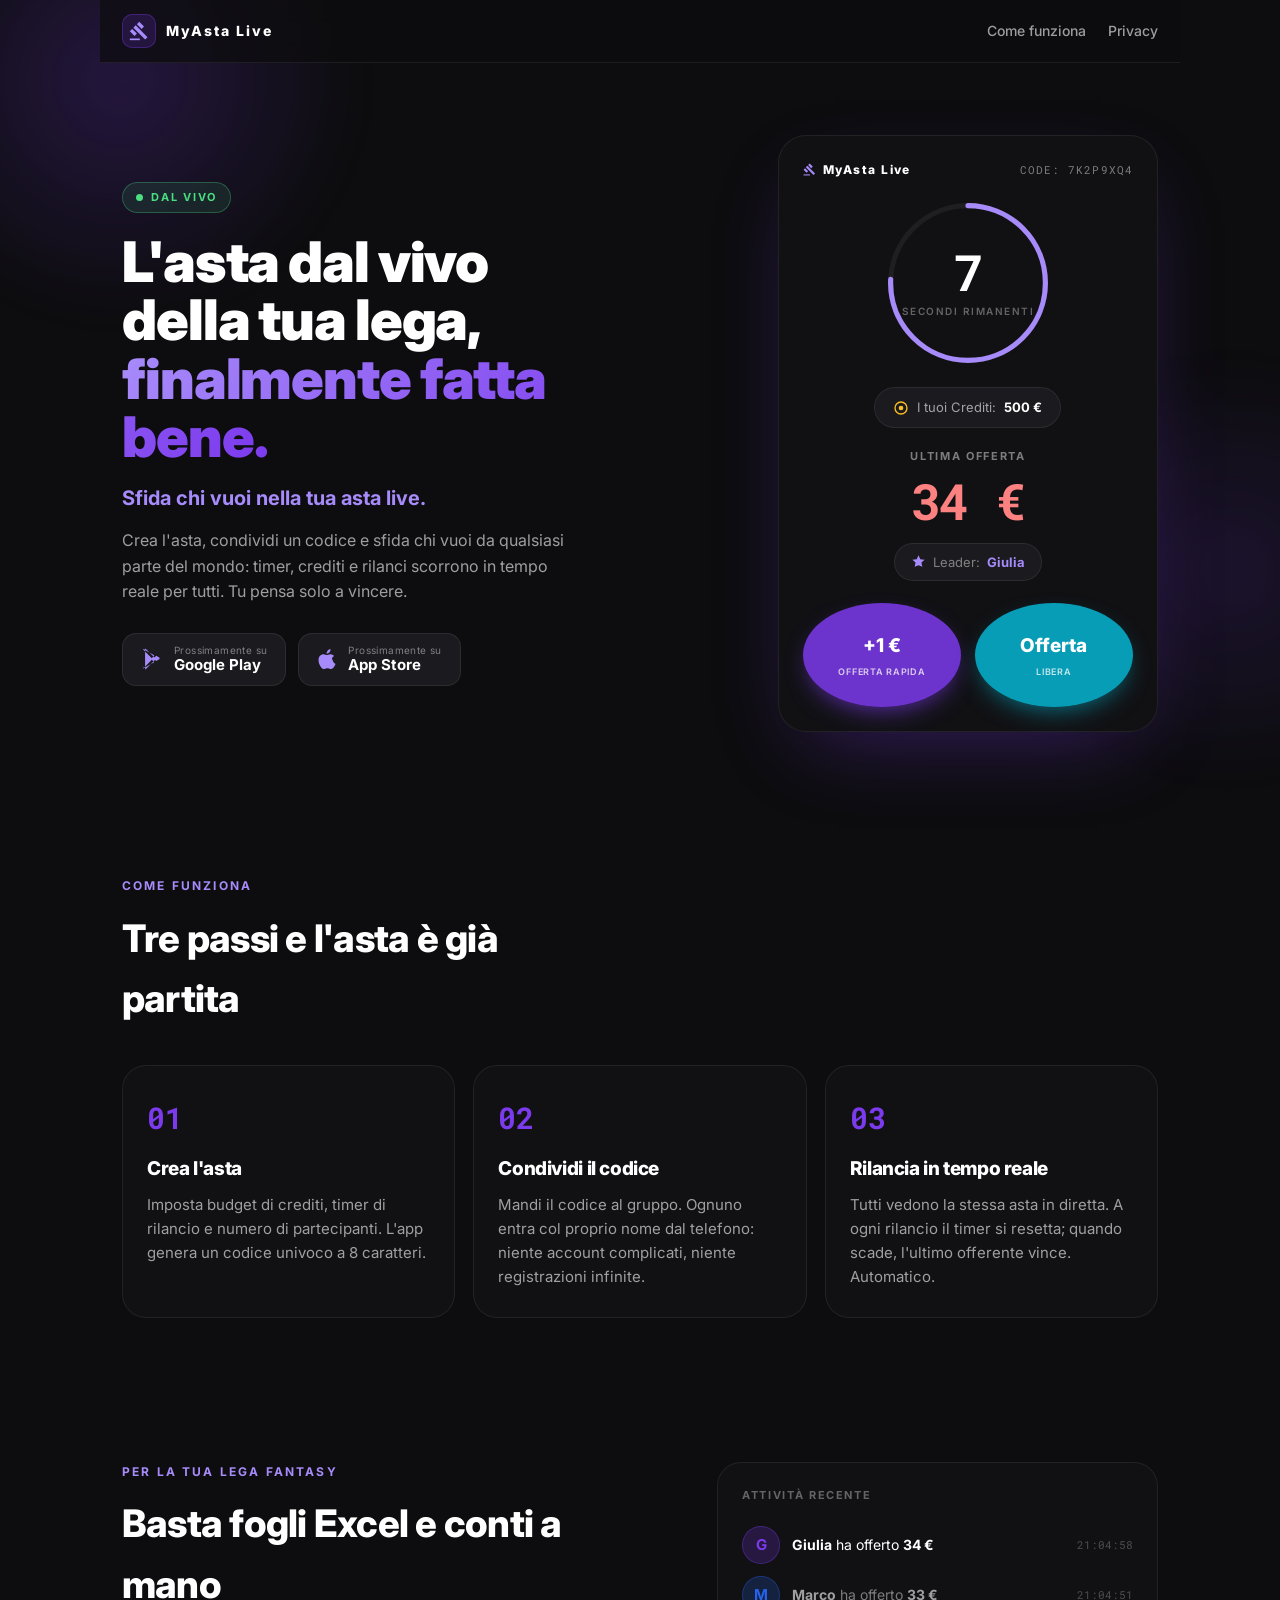
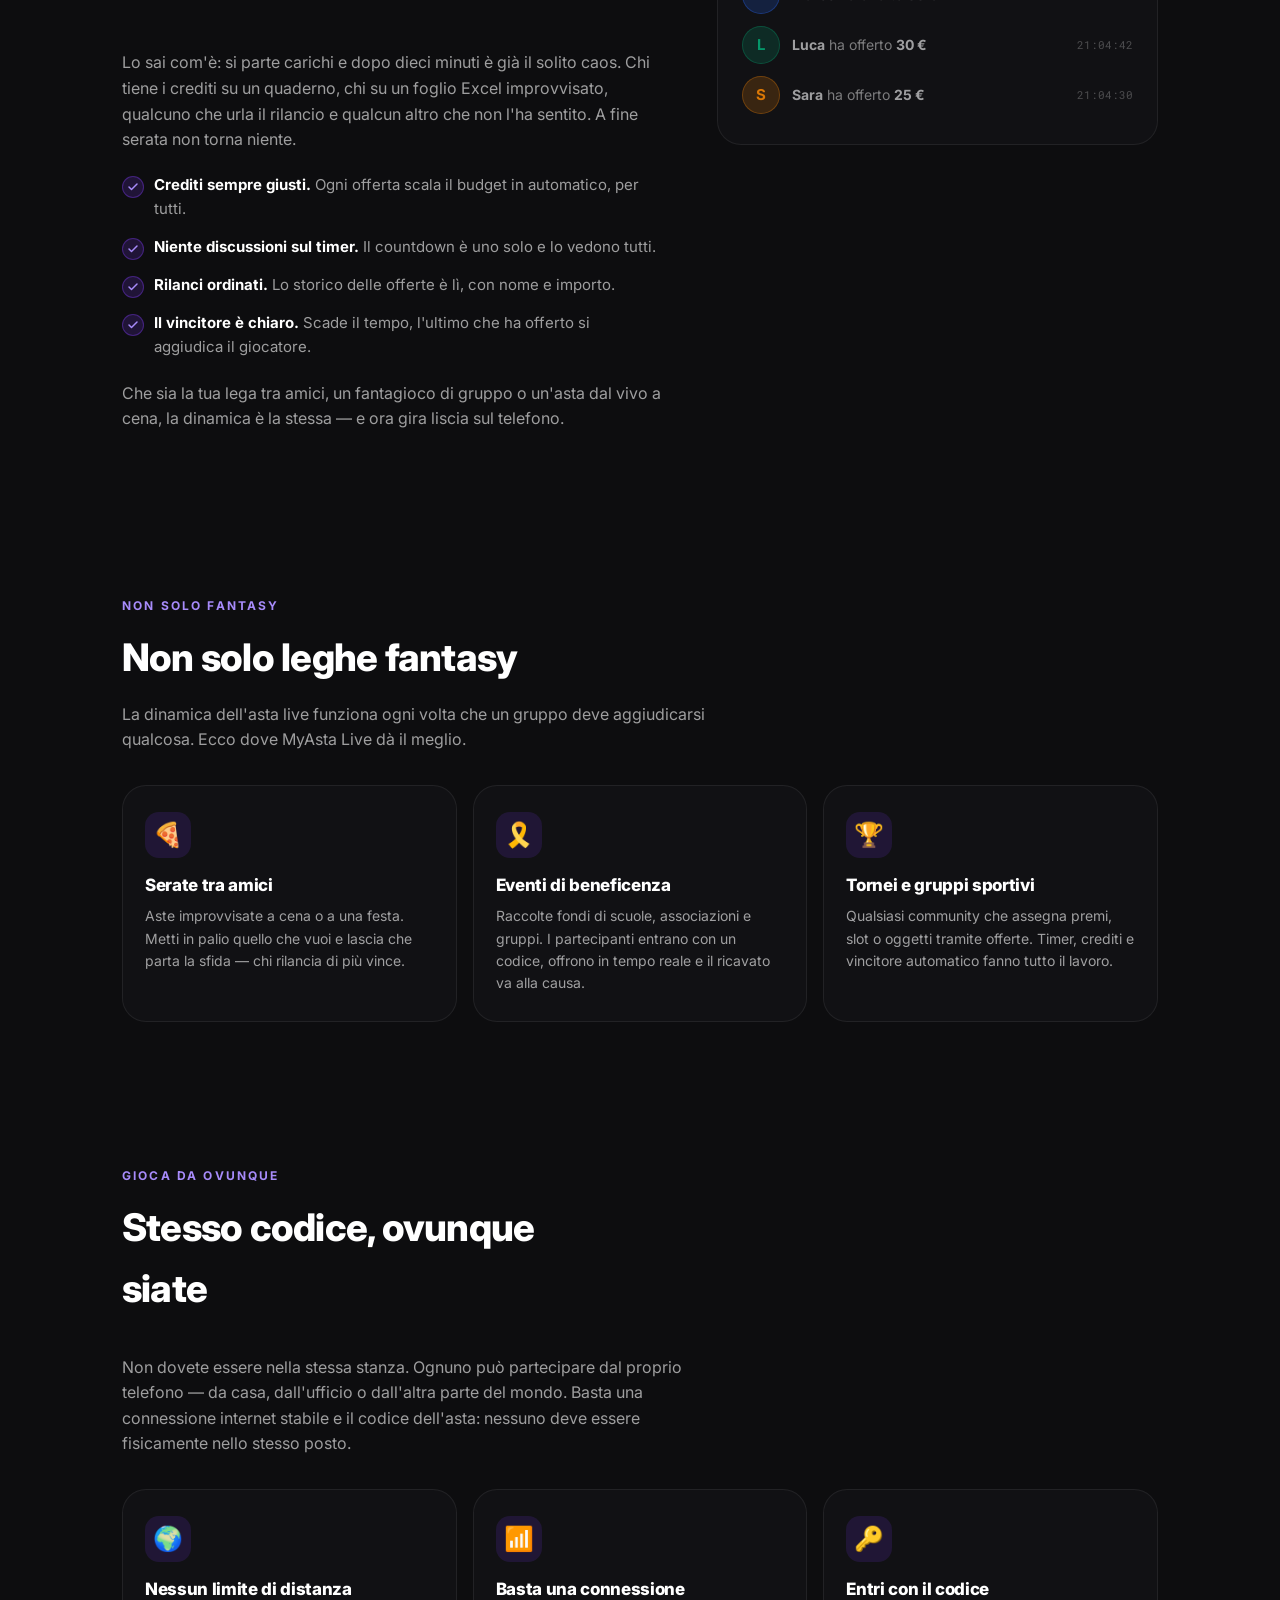
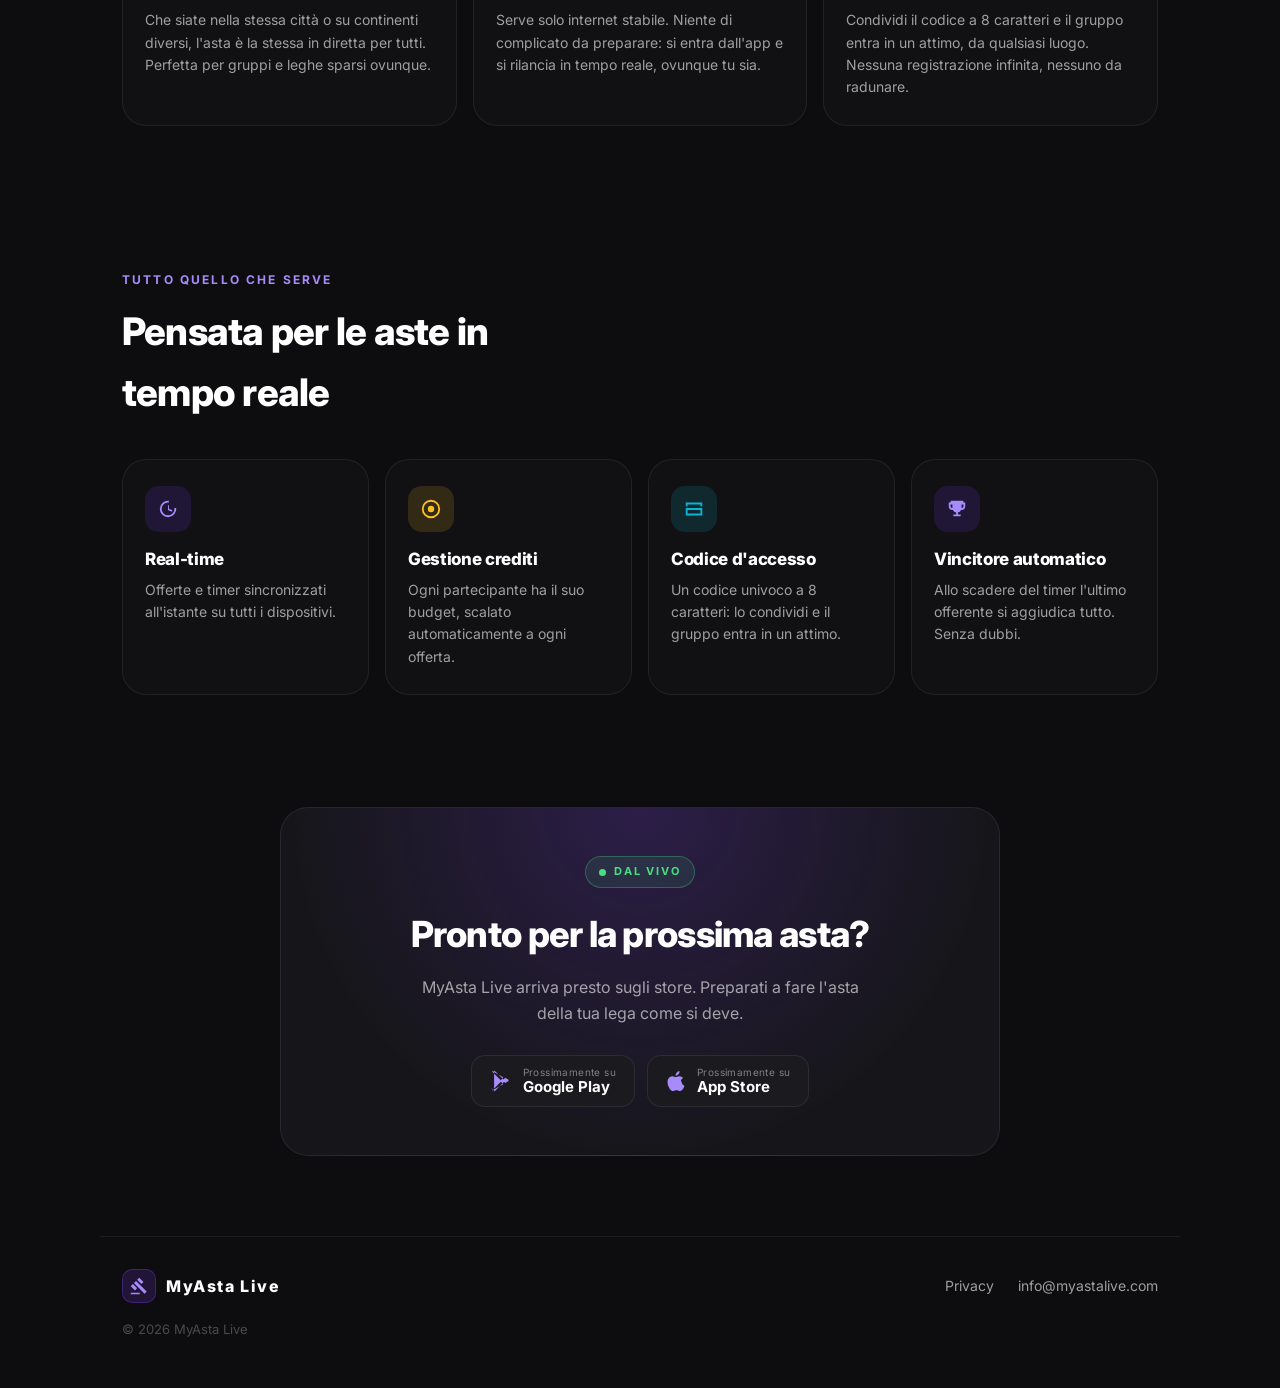
<file: index.html>
<!DOCTYPE html>
<html lang="it">
<head>
  <meta charset="UTF-8" />
  <meta name="viewport" content="width=device-width, initial-scale=1.0" />
  <title>MyAsta Live — Sfida chi vuoi nella tua asta live</title>
  <meta name="description" content="MyAsta Live: l'app per creare e partecipare ad aste dal vivo in tempo reale, da qualsiasi parte del mondo. Crea l'asta, condividi un codice, rilancia con timer e crediti gestiti in automatico." />
  <meta name="theme-color" content="#0D0D0F" />

  <!-- Open Graph / Twitter -->
  <meta property="og:type" content="website" />
  <meta property="og:title" content="MyAsta Live — Sfida chi vuoi nella tua asta live" />
  <meta property="og:description" content="Crea e gestisci aste dal vivo in tempo reale, da ovunque nel mondo: codice d'accesso, timer di rilancio, crediti e vincitore automatico. Tutto dal telefono." />
  <meta property="og:url" content="https://myastalive.com/" />
  <meta property="og:image" content="branding/app_icon.png" />
  <meta name="twitter:card" content="summary_large_image" />
  <meta name="twitter:title" content="MyAsta Live — Sfida chi vuoi nella tua asta live" />
  <meta name="twitter:description" content="Crea e gestisci aste dal vivo in tempo reale, direttamente dal telefono." />
  <meta name="twitter:image" content="branding/app_icon.png" />

  <link rel="icon" type="image/png" href="branding/app_icon.png" />

  <!-- Google Fonts -->
  <link rel="preconnect" href="https://fonts.googleapis.com" />
  <link rel="preconnect" href="https://fonts.gstatic.com" crossorigin />
  <link href="https://fonts.googleapis.com/css2?family=Inter:wght@400;500;600;700;800;900&family=Roboto+Mono:wght@500;600;700&display=swap" rel="stylesheet" />

  <link rel="stylesheet" href="styles.css" />
</head>
<body>
  <!-- Glow ambientali di sfondo -->
  <div class="bg-glow bg-glow--1" aria-hidden="true"></div>
  <div class="bg-glow bg-glow--2" aria-hidden="true"></div>

  <!-- ===================== NAV ===================== -->
  <header class="nav">
    <a class="nav__brand" href="#top" aria-label="MyAsta Live — home">
      <span class="nav__logo" aria-hidden="true">
        <svg viewBox="0 0 24 24" width="20" height="20" role="img" aria-hidden="true">
          <g fill="#A78BFA">
            <path d="M1 21h12v2H1z"/>
            <path d="M5.245 8.07l2.83-2.827 14.14 14.142-2.828 2.828z"/>
            <path d="M12.317 1l5.657 5.656-2.83 2.83-5.654-5.66z"/>
            <path d="M3.825 9.485l5.657 5.657-2.828 2.83-5.66-5.66z"/>
          </g>
        </svg>
      </span>
      <span class="nav__name">MyAsta Live</span>
    </a>
    <nav class="nav__links" aria-label="Navigazione principale">
      <a href="#come-funziona">Come funziona</a>
      <a href="privacy.html">Privacy</a>
    </nav>
  </header>

  <main id="top">
    <!-- ===================== HERO ===================== -->
    <section class="hero">
      <div class="hero__copy">
        <span class="live-badge"><span class="live-badge__dot" aria-hidden="true"></span>DAL VIVO</span>
        <h1 class="hero__title">L'asta dal vivo<br />della tua lega,<br /><span class="grad">finalmente fatta bene.</span></h1>
        <p class="hero__subtitle">Sfida chi vuoi nella tua asta live.</p>
        <p class="hero__lead">Crea l'asta, condividi un codice e sfida chi vuoi da qualsiasi parte
          del mondo: timer, crediti e rilanci scorrono in tempo reale per tutti. Tu pensa solo a vincere.</p>

        <div class="store-cta" role="group" aria-label="Disponibilità sugli store">
          <span class="store-btn" aria-disabled="true">
            <svg class="store-btn__icon" viewBox="0 0 512 512" width="22" height="22" aria-hidden="true">
              <path fill="#A78BFA" d="M325 234L104 13a30 30 0 0 0-9 21v444a30 30 0 0 0 9 21l221-221-1-22zM47 480l205-205 56 56-217 125a30 30 0 0 1-44-12 30 30 0 0 1 0-36zM425 222l-72-41-62 62 62 62 72-41a30 30 0 0 0 0-42zM252 237L47 32a30 30 0 0 1 44 12l217 125-56 68z"/>
            </svg>
            <span class="store-btn__text">
              <small>Prossimamente su</small>
              <strong>Google Play</strong>
            </span>
          </span>
          <span class="store-btn" aria-disabled="true">
            <svg class="store-btn__icon" viewBox="0 0 384 512" width="20" height="20" aria-hidden="true">
              <path fill="#A78BFA" d="M318 268c-1-38 17-67 53-88-20-29-50-45-89-48-38-3-79 22-94 22-15 0-52-21-83-21-63 1-130 50-130 150 0 30 5 60 16 92 15 41 68 142 124 140 29-1 50-21 88-21 37 0 56 21 88 20 57-1 105-92 119-133-76-36-72-105-72-113zM256 84c30-36 27-69 26-81-26 2-57 18-74 39-19 22-30 49-27 79 29 2 56-14 75-37z"/>
            </svg>
            <span class="store-btn__text">
              <small>Prossimamente su</small>
              <strong>App Store</strong>
            </span>
          </span>
        </div>
      </div>

      <!-- ===== CARD SIGNATURE: asta live ===== -->
      <div class="auction-card" id="auctionCard" aria-label="Anteprima di un'asta dal vivo in corso">
        <div class="auction-card__top">
          <span class="auction-card__brand">
            <svg viewBox="0 0 24 24" width="13" height="13" aria-hidden="true">
              <g fill="#A78BFA">
                <path d="M1 21h12v2H1z"/>
                <path d="M5.245 8.07l2.83-2.827 14.14 14.142-2.828 2.828z"/>
                <path d="M12.317 1l5.657 5.656-2.83 2.83-5.654-5.66z"/>
                <path d="M3.825 9.485l5.657 5.657-2.828 2.83-5.66-5.66z"/>
              </g>
            </svg>
            MyAsta Live
          </span>
          <span class="auction-card__code">CODE: 7K2P9XQ4</span>
        </div>

        <!-- Timer ad arco -->
        <div class="timer" role="img" aria-label="Timer di rilancio dell'asta">
          <svg class="timer__svg" viewBox="0 0 200 200" width="172" height="172">
            <circle class="timer__track" cx="100" cy="100" r="90" />
            <circle class="timer__arc" id="timerArc" cx="100" cy="100" r="90"
                    transform="rotate(-90 100 100)" />
          </svg>
          <div class="timer__center">
            <span class="timer__value" id="timerValue">8</span>
            <span class="timer__label">SECONDI RIMANENTI</span>
          </div>
        </div>

        <!-- Crediti -->
        <div class="credits-pill">
          <svg viewBox="0 0 24 24" width="16" height="16" aria-hidden="true">
            <circle cx="12" cy="12" r="9" fill="none" stroke="#FBBF24" stroke-width="2"/>
            <circle cx="12" cy="12" r="3.5" fill="#FBBF24"/>
          </svg>
          <span>I tuoi Crediti:</span><strong>500 €</strong>
        </div>

        <!-- Offerta corrente -->
        <p class="auction-card__label">ULTIMA OFFERTA</p>
        <p class="auction-card__amount" id="bidAmount">34 €</p>

        <div class="leader-chip">
          <svg viewBox="0 0 24 24" width="15" height="15" aria-hidden="true">
            <path fill="#A78BFA" d="M12 2l2.9 6.3 6.9.7-5.1 4.6 1.4 6.8L12 17.8 5.9 20.4l1.4-6.8L2.2 9l6.9-.7z"/>
          </svg>
          <span>Leader:</span><strong id="leaderName">Giulia</strong>
        </div>

        <div class="bid-actions" aria-hidden="true">
          <span class="bid-btn bid-btn--quick">+1 €<small>OFFERTA RAPIDA</small></span>
          <span class="bid-btn bid-btn--free">Offerta<small>LIBERA</small></span>
        </div>
      </div>
    </section>

    <!-- ===================== COME FUNZIONA ===================== -->
    <section class="section" id="come-funziona">
      <p class="section__eyebrow">COME FUNZIONA</p>
      <h2 class="section__title">Tre passi e l'asta è già partita</h2>
      <div class="steps">
        <article class="step">
          <span class="step__num">01</span>
          <h3>Crea l'asta</h3>
          <p>Imposta budget di crediti, timer di rilancio e numero di partecipanti.
            L'app genera un codice univoco a 8 caratteri.</p>
        </article>
        <article class="step">
          <span class="step__num">02</span>
          <h3>Condividi il codice</h3>
          <p>Mandi il codice al gruppo. Ognuno entra col proprio nome dal telefono:
            niente account complicati, niente registrazioni infinite.</p>
        </article>
        <article class="step">
          <span class="step__num">03</span>
          <h3>Rilancia in tempo reale</h3>
          <p>Tutti vedono la stessa asta in diretta. A ogni rilancio il timer si resetta;
            quando scade, l'ultimo offerente vince. Automatico.</p>
        </article>
      </div>
    </section>

    <!-- ===================== PERCHÉ PIACE ALLE LEGHE ===================== -->
    <section class="section section--split" id="perche">
      <div class="split__text">
        <p class="section__eyebrow">PER LA TUA LEGA FANTASY</p>
        <h2 class="section__title">Basta fogli Excel e conti a mano</h2>
        <p class="split__lead">Lo sai com'è: si parte carichi e dopo dieci minuti è già il solito caos.
          Chi tiene i crediti su un quaderno, chi su un foglio Excel improvvisato, qualcuno che urla
          il rilancio e qualcun altro che non l'ha sentito. A fine serata non torna niente.</p>
        <ul class="check-list">
          <li><strong>Crediti sempre giusti.</strong> Ogni offerta scala il budget in automatico, per tutti.</li>
          <li><strong>Niente discussioni sul timer.</strong> Il countdown è uno solo e lo vedono tutti.</li>
          <li><strong>Rilanci ordinati.</strong> Lo storico delle offerte è lì, con nome e importo.</li>
          <li><strong>Il vincitore è chiaro.</strong> Scade il tempo, l'ultimo che ha offerto si aggiudica il giocatore.</li>
        </ul>
        <p class="split__lead">Che sia la tua lega tra amici, un fantagioco di gruppo o un'asta
          dal vivo a cena, la dinamica è la stessa — e ora gira liscia sul telefono.</p>
      </div>
      <div class="split__feed" aria-label="Esempio di storico offerte">
        <p class="feed__title">ATTIVITÀ RECENTE</p>
        <div class="feed__row feed__row--latest">
          <span class="feed__avatar" style="--c:#7C3AED">G</span>
          <p><strong>Giulia</strong> ha offerto <strong>34 €</strong></p>
          <time>21:04:58</time>
        </div>
        <div class="feed__row">
          <span class="feed__avatar" style="--c:#2563EB">M</span>
          <p><strong>Marco</strong> ha offerto <strong>33 €</strong></p>
          <time>21:04:51</time>
        </div>
        <div class="feed__row">
          <span class="feed__avatar" style="--c:#059669">L</span>
          <p><strong>Luca</strong> ha offerto <strong>30 €</strong></p>
          <time>21:04:42</time>
        </div>
        <div class="feed__row">
          <span class="feed__avatar" style="--c:#D97706">S</span>
          <p><strong>Sara</strong> ha offerto <strong>25 €</strong></p>
          <time>21:04:30</time>
        </div>
      </div>
    </section>

    <!-- ===================== NON SOLO LEGHE FANTASY ===================== -->
    <section class="section" id="oltre-fantasy">
      <p class="section__eyebrow">NON SOLO FANTASY</p>
      <h2 class="section__title">Non solo leghe fantasy</h2>
      <p class="section__lead">La dinamica dell'asta live funziona ogni volta che un gruppo
        deve aggiudicarsi qualcosa. Ecco dove MyAsta Live dà il meglio.</p>
      <div class="use-cases">
        <article class="feature">
          <span class="feature__icon feature__icon--violet feature__icon--emoji" aria-hidden="true">🍕</span>
          <h3>Serate tra amici</h3>
          <p>Aste improvvisate a cena o a una festa. Metti in palio quello che vuoi e lascia
            che parta la sfida — chi rilancia di più vince.</p>
        </article>
        <article class="feature">
          <span class="feature__icon feature__icon--violet feature__icon--emoji" aria-hidden="true">🎗️</span>
          <h3>Eventi di beneficenza</h3>
          <p>Raccolte fondi di scuole, associazioni e gruppi. I partecipanti entrano con un
            codice, offrono in tempo reale e il ricavato va alla causa.</p>
        </article>
        <article class="feature">
          <span class="feature__icon feature__icon--violet feature__icon--emoji" aria-hidden="true">🏆</span>
          <h3>Tornei e gruppi sportivi</h3>
          <p>Qualsiasi community che assegna premi, slot o oggetti tramite offerte. Timer,
            crediti e vincitore automatico fanno tutto il lavoro.</p>
        </article>
      </div>
    </section>

    <!-- ===================== GIOCA DA OVUNQUE ===================== -->
    <section class="section" id="da-ovunque">
      <p class="section__eyebrow">GIOCA DA OVUNQUE</p>
      <h2 class="section__title">Stesso codice, ovunque siate</h2>
      <p class="section__lead">Non dovete essere nella stessa stanza. Ognuno può partecipare dal proprio
        telefono — da casa, dall'ufficio o dall'altra parte del mondo. Basta una connessione internet
        stabile e il codice dell'asta: nessuno deve essere fisicamente nello stesso posto.</p>
      <div class="use-cases">
        <article class="feature">
          <span class="feature__icon feature__icon--violet feature__icon--emoji" aria-hidden="true">🌍</span>
          <h3>Nessun limite di distanza</h3>
          <p>Che siate nella stessa città o su continenti diversi, l'asta è la stessa in diretta per
            tutti. Perfetta per gruppi e leghe sparsi ovunque.</p>
        </article>
        <article class="feature">
          <span class="feature__icon feature__icon--violet feature__icon--emoji" aria-hidden="true">📶</span>
          <h3>Basta una connessione</h3>
          <p>Serve solo internet stabile. Niente di complicato da preparare: si entra dall'app e si
            rilancia in tempo reale, ovunque tu sia.</p>
        </article>
        <article class="feature">
          <span class="feature__icon feature__icon--violet feature__icon--emoji" aria-hidden="true">🔑</span>
          <h3>Entri con il codice</h3>
          <p>Condividi il codice a 8 caratteri e il gruppo entra in un attimo, da qualsiasi luogo.
            Nessuna registrazione infinita, nessuno da radunare.</p>
        </article>
      </div>
    </section>

    <!-- ===================== FEATURE GRID ===================== -->
    <section class="section" id="funzioni">
      <p class="section__eyebrow">TUTTO QUELLO CHE SERVE</p>
      <h2 class="section__title">Pensata per le aste in tempo reale</h2>
      <div class="features">
        <article class="feature">
          <span class="feature__icon feature__icon--violet" aria-hidden="true">
            <svg viewBox="0 0 24 24" width="22" height="22"><path fill="currentColor" d="M13 3a9 9 0 1 0 8 8h-2a7 7 0 1 1-6-6V3zm-1 5v5l4 2 .8-1.6L13 11.8V8h-1z"/></svg>
          </span>
          <h3>Real-time</h3>
          <p>Offerte e timer sincronizzati all'istante su tutti i dispositivi.</p>
        </article>
        <article class="feature">
          <span class="feature__icon feature__icon--gold" aria-hidden="true">
            <svg viewBox="0 0 24 24" width="22" height="22"><circle cx="12" cy="12" r="9" fill="none" stroke="currentColor" stroke-width="2"/><circle cx="12" cy="12" r="3.5" fill="currentColor"/></svg>
          </span>
          <h3>Gestione crediti</h3>
          <p>Ogni partecipante ha il suo budget, scalato automaticamente a ogni offerta.</p>
        </article>
        <article class="feature">
          <span class="feature__icon feature__icon--cyan" aria-hidden="true">
            <svg viewBox="0 0 24 24" width="22" height="22"><path fill="currentColor" d="M3 5h18v4h-2V7H5v2H3V5zm0 6h18v8H3v-8zm2 2v4h14v-4H5z"/></svg>
          </span>
          <h3>Codice d'accesso</h3>
          <p>Un codice univoco a 8 caratteri: lo condividi e il gruppo entra in un attimo.</p>
        </article>
        <article class="feature">
          <span class="feature__icon feature__icon--violet" aria-hidden="true">
            <svg viewBox="0 0 24 24" width="22" height="22"><path fill="currentColor" d="M5 3h14v2h2v4a4 4 0 0 1-4 4h-.5A5 5 0 0 1 13 15.9V18h3v2H8v-2h3v-2.1A5 5 0 0 1 7.5 13H7a4 4 0 0 1-4-4V5h2V3zm0 4v2a2 2 0 0 0 2 2V7H5zm14 0h-2v4a2 2 0 0 0 2-2V7z"/></svg>
          </span>
          <h3>Vincitore automatico</h3>
          <p>Allo scadere del timer l'ultimo offerente si aggiudica tutto. Senza dubbi.</p>
        </article>
      </div>
    </section>

    <!-- ===================== CTA FINALE ===================== -->
    <section class="final-cta">
      <div class="final-cta__inner">
        <span class="live-badge"><span class="live-badge__dot" aria-hidden="true"></span>DAL VIVO</span>
        <h2>Pronto per la prossima asta?</h2>
        <p>MyAsta Live arriva presto sugli store. Preparati a fare l'asta della tua lega
          come si deve.</p>
        <div class="store-cta store-cta--center" role="group" aria-label="Disponibilità sugli store">
          <span class="store-btn" aria-disabled="true">
            <svg class="store-btn__icon" viewBox="0 0 512 512" width="22" height="22" aria-hidden="true">
              <path fill="#A78BFA" d="M325 234L104 13a30 30 0 0 0-9 21v444a30 30 0 0 0 9 21l221-221-1-22zM47 480l205-205 56 56-217 125a30 30 0 0 1-44-12 30 30 0 0 1 0-36zM425 222l-72-41-62 62 62 62 72-41a30 30 0 0 0 0-42zM252 237L47 32a30 30 0 0 1 44 12l217 125-56 68z"/>
            </svg>
            <span class="store-btn__text"><small>Prossimamente su</small><strong>Google Play</strong></span>
          </span>
          <span class="store-btn" aria-disabled="true">
            <svg class="store-btn__icon" viewBox="0 0 384 512" width="20" height="20" aria-hidden="true">
              <path fill="#A78BFA" d="M318 268c-1-38 17-67 53-88-20-29-50-45-89-48-38-3-79 22-94 22-15 0-52-21-83-21-63 1-130 50-130 150 0 30 5 60 16 92 15 41 68 142 124 140 29-1 50-21 88-21 37 0 56 21 88 20 57-1 105-92 119-133-76-36-72-105-72-113zM256 84c30-36 27-69 26-81-26 2-57 18-74 39-19 22-30 49-27 79 29 2 56-14 75-37z"/>
            </svg>
            <span class="store-btn__text"><small>Prossimamente su</small><strong>App Store</strong></span>
          </span>
        </div>
      </div>
    </section>
  </main>

  <!-- ===================== FOOTER ===================== -->
  <footer class="footer">
    <div class="footer__brand">
      <span class="nav__logo" aria-hidden="true">
        <svg viewBox="0 0 24 24" width="18" height="18" aria-hidden="true">
          <g fill="#A78BFA">
            <path d="M1 21h12v2H1z"/>
            <path d="M5.245 8.07l2.83-2.827 14.14 14.142-2.828 2.828z"/>
            <path d="M12.317 1l5.657 5.656-2.83 2.83-5.654-5.66z"/>
            <path d="M3.825 9.485l5.657 5.657-2.828 2.83-5.66-5.66z"/>
          </g>
        </svg>
      </span>
      <span>MyAsta Live</span>
    </div>
    <nav class="footer__links" aria-label="Link footer">
      <a href="privacy.html">Privacy</a>
      <a href="mailto:info@myastalive.com">info@myastalive.com</a>
    </nav>
    <p class="footer__copy">© 2026 MyAsta Live</p>
  </footer>

  <script src="script.js"></script>
</body>
</html>
</file>
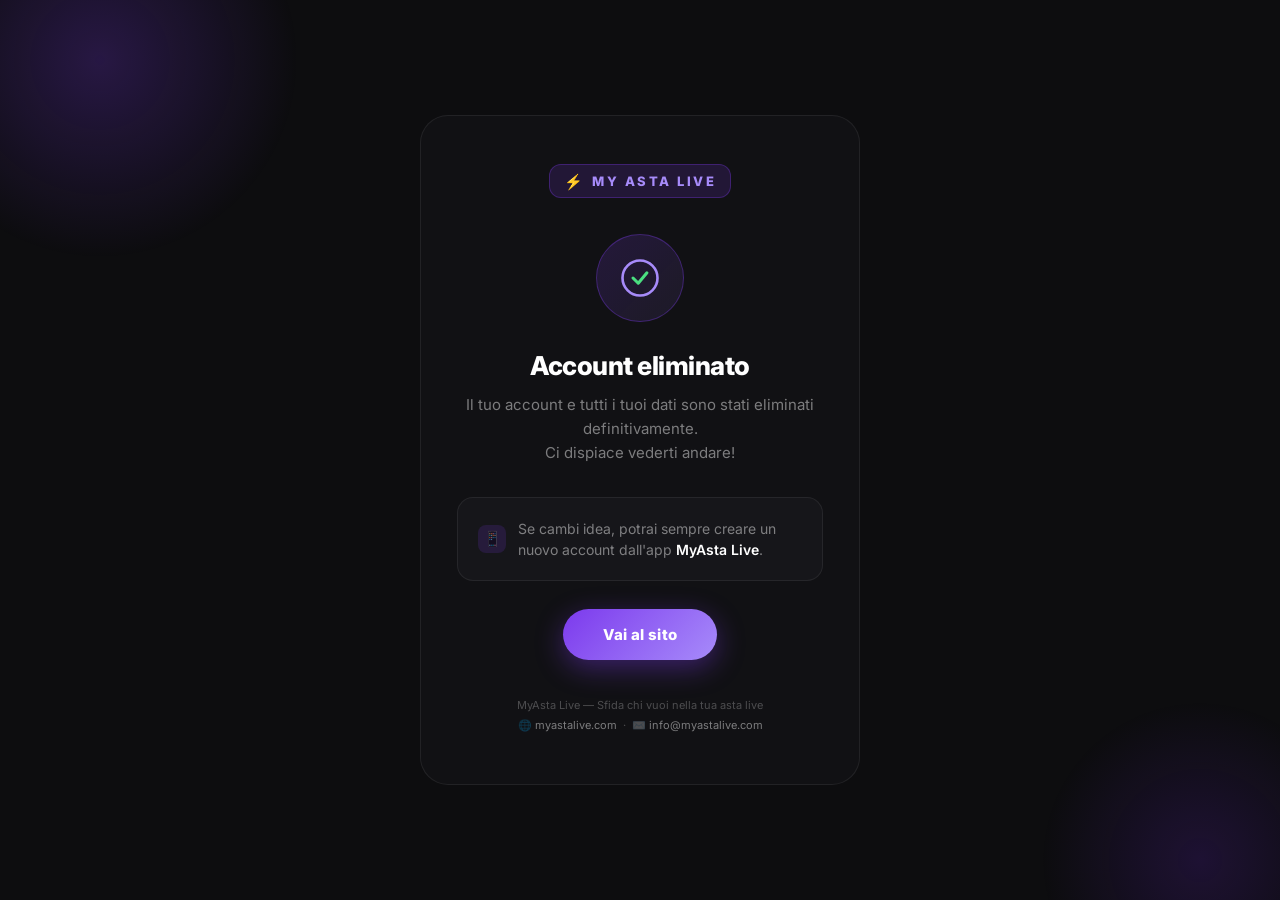
<file: account-deleted.html>
<!DOCTYPE html>
<html lang="it">
<head>
  <meta charset="UTF-8" />
  <meta name="viewport" content="width=device-width, initial-scale=1.0" />
  <title>Account eliminato — MyAsta Live</title>
  <meta name="robots" content="noindex" />

  <link rel="preconnect" href="https://fonts.googleapis.com" />
  <link rel="preconnect" href="https://fonts.gstatic.com" crossorigin />
  <link href="https://fonts.googleapis.com/css2?family=Inter:wght@400;500;600;700;800;900&display=swap" rel="stylesheet" />

  <style>
    :root {
      --bg: #0D0D0F;
      --surface: #111114;
      --surface-2: #16161A;
      --violet: #7C3AED;
      --violet-light: #A78BFA;
      --green: #4ade80;
      --border: rgba(255, 255, 255, 0.07);
      --text: #ffffff;
      --text-dim: rgba(255, 255, 255, 0.45);
      --text-faint: rgba(255, 255, 255, 0.25);
    }

    * { margin: 0; padding: 0; box-sizing: border-box; }

    html { -webkit-text-size-adjust: 100%; }

    body {
      font-family: 'Inter', -apple-system, BlinkMacSystemFont, 'Segoe UI', sans-serif;
      background-color: var(--bg);
      color: var(--text);
      min-height: 100vh;
      display: flex;
      align-items: center;
      justify-content: center;
      padding: 24px;
      position: relative;
      overflow: hidden;
    }

    /* Glow ambientali */
    .glow {
      position: fixed;
      border-radius: 50%;
      pointer-events: none;
      z-index: 0;
    }
    .glow--top {
      top: -140px;
      left: -100px;
      width: 400px;
      height: 400px;
      background: radial-gradient(circle, rgba(124, 58, 237, 0.24), transparent 70%);
    }
    .glow--bottom {
      bottom: -120px;
      right: -80px;
      width: 320px;
      height: 320px;
      background: radial-gradient(circle, rgba(109, 40, 217, 0.18), transparent 70%);
    }

    .card {
      position: relative;
      z-index: 1;
      background-color: var(--surface);
      border: 1px solid var(--border);
      border-radius: 28px;
      padding: 48px 36px;
      max-width: 440px;
      width: 100%;
      text-align: center;
      animation: cardIn 0.6s cubic-bezier(0.16, 1, 0.3, 1);
    }

    @keyframes cardIn {
      from { opacity: 0; transform: translateY(20px); }
      to   { opacity: 1; transform: translateY(0); }
    }

    /* Badge logo */
    .brand {
      display: inline-flex;
      align-items: center;
      gap: 9px;
      background-color: rgba(124, 58, 237, 0.16);
      border: 1px solid rgba(124, 58, 237, 0.32);
      border-radius: 12px;
      padding: 8px 14px;
      margin-bottom: 36px;
    }
    .brand__icon { font-size: 15px; line-height: 1; }
    .brand__name {
      color: var(--violet-light);
      font-size: 13px;
      font-weight: 800;
      letter-spacing: 2.5px;
    }

    /* Check animato */
    .check-wrap {
      width: 88px;
      height: 88px;
      margin: 0 auto 28px;
      border-radius: 50%;
      background: linear-gradient(135deg, rgba(124, 58, 237, 0.18), rgba(167, 139, 250, 0.08));
      border: 1px solid rgba(124, 58, 237, 0.35);
      display: flex;
      align-items: center;
      justify-content: center;
    }

    .check-svg {
      width: 42px;
      height: 42px;
    }
    .check-svg .check-circle {
      fill: none;
      stroke: var(--violet-light);
      stroke-width: 3;
      stroke-linecap: round;
      stroke-dasharray: 126;
      stroke-dashoffset: 126;
      animation: drawCheck 0.6s cubic-bezier(0.65, 0, 0.45, 1) 0.3s forwards;
    }
    .check-svg .check-mark {
      fill: none;
      stroke: var(--green);
      stroke-width: 3.5;
      stroke-linecap: round;
      stroke-linejoin: round;
      stroke-dasharray: 24;
      stroke-dashoffset: 24;
      animation: drawCheck 0.35s cubic-bezier(0.65, 0, 0.45, 1) 0.9s forwards;
    }

    @keyframes drawCheck { to { stroke-dashoffset: 0; } }

    h1 {
      font-size: 26px;
      font-weight: 800;
      letter-spacing: -0.5px;
      margin-bottom: 12px;
    }

    .subtitle {
      color: var(--text-dim);
      font-size: 15px;
      line-height: 1.6;
      margin-bottom: 32px;
    }

    /* Istruzione */
    .steps {
      background-color: var(--surface-2);
      border: 1px solid var(--border);
      border-radius: 16px;
      padding: 20px;
      margin-bottom: 28px;
      text-align: left;
    }
    .step {
      display: flex;
      align-items: center;
      gap: 12px;
      color: var(--text-dim);
      font-size: 14px;
      line-height: 1.5;
    }
    .step__icon {
      flex-shrink: 0;
      width: 28px;
      height: 28px;
      border-radius: 8px;
      background-color: rgba(124, 58, 237, 0.16);
      display: flex;
      align-items: center;
      justify-content: center;
      font-size: 15px;
    }
    .step strong { color: var(--text); font-weight: 600; }

    /* CTA */
    .cta {
      display: inline-block;
      background: linear-gradient(135deg, var(--violet), var(--violet-light));
      color: #fff;
      text-decoration: none;
      font-size: 15px;
      font-weight: 800;
      letter-spacing: 0.3px;
      padding: 16px 40px;
      border-radius: 50px;
      box-shadow: 0 8px 28px rgba(124, 58, 237, 0.4);
      transition: transform 0.2s ease, box-shadow 0.2s ease;
    }
    .cta:hover {
      transform: translateY(-2px);
      box-shadow: 0 12px 32px rgba(124, 58, 237, 0.5);
    }
    .cta:focus-visible {
      outline: 2px solid var(--violet-light);
      outline-offset: 3px;
    }

    /* Footer */
    .footer {
      margin-top: 36px;
      color: var(--text-faint);
      font-size: 11px;
      line-height: 1.8;
    }
    .footer a { color: var(--text-dim); text-decoration: none; }
    .footer a:hover { color: var(--violet-light); }

    @media (max-width: 480px) {
      .card { padding: 40px 24px; }
      h1 { font-size: 23px; }
    }

    @media (prefers-reduced-motion: reduce) {
      .card, .check-svg * { animation: none; }
      .check-svg * { stroke-dashoffset: 0; }
      .cta { transition: none; }
    }
  </style>
</head>
<body>
  <div class="glow glow--top"></div>
  <div class="glow glow--bottom"></div>

  <main class="card">
    <div class="brand">
      <span class="brand__icon">⚡</span>
      <span class="brand__name">MY ASTA LIVE</span>
    </div>

    <div class="check-wrap" role="img" aria-label="Account eliminato">
      <svg class="check-svg" viewBox="0 0 48 48" aria-hidden="true">
        <!-- Cerchio -->
        <circle class="check-circle" cx="24" cy="24" r="20" />
        <!-- Check al centro -->
        <path class="check-mark" d="M16 24 l6 6 l10 -12" />
      </svg>
    </div>

    <h1>Account eliminato</h1>
    <p class="subtitle">
      Il tuo account e tutti i tuoi dati sono stati eliminati definitivamente.<br>
      Ci dispiace vederti andare!
    </p>

    <div class="steps">
      <div class="step">
        <span class="step__icon">📱</span>
        <span>Se cambi idea, potrai sempre creare un nuovo account dall'app <strong>MyAsta Live</strong>.</span>
      </div>
    </div>

    <a class="cta" href="https://myastalive.com">Vai al sito</a>

    <div class="footer">
      MyAsta Live — Sfida chi vuoi nella tua asta live<br>
      🌐 <a href="https://myastalive.com">myastalive.com</a>
      &nbsp;·&nbsp;
      ✉️ <a href="mailto:info@myastalive.com">info@myastalive.com</a>
    </div>
  </main>
</body>
</html>
</file>
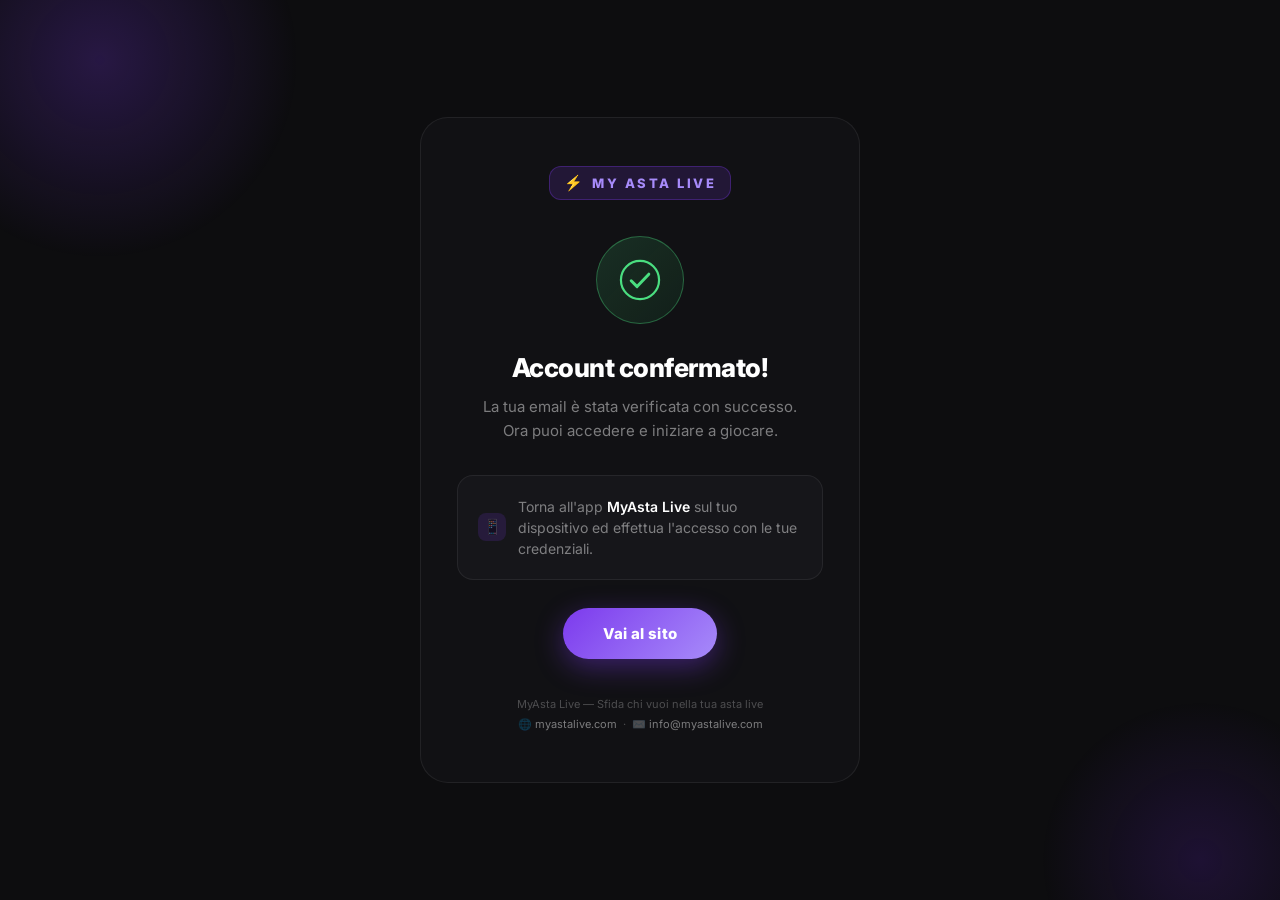
<file: confirmed.html>
<!DOCTYPE html>
<html lang="it">
<head>
  <meta charset="UTF-8" />
  <meta name="viewport" content="width=device-width, initial-scale=1.0" />
  <title>Account confermato — MyAsta Live</title>
  <meta name="robots" content="noindex" />

  <link rel="preconnect" href="https://fonts.googleapis.com" />
  <link rel="preconnect" href="https://fonts.gstatic.com" crossorigin />
  <link href="https://fonts.googleapis.com/css2?family=Inter:wght@400;500;600;700;800;900&display=swap" rel="stylesheet" />

  <style>
    :root {
      --bg: #0D0D0F;
      --surface: #111114;
      --surface-2: #16161A;
      --violet: #7C3AED;
      --violet-light: #A78BFA;
      --green: #4ade80;
      --border: rgba(255, 255, 255, 0.07);
      --text: #ffffff;
      --text-dim: rgba(255, 255, 255, 0.45);
      --text-faint: rgba(255, 255, 255, 0.25);
    }

    * { margin: 0; padding: 0; box-sizing: border-box; }

    html { -webkit-text-size-adjust: 100%; }

    body {
      font-family: 'Inter', -apple-system, BlinkMacSystemFont, 'Segoe UI', sans-serif;
      background-color: var(--bg);
      color: var(--text);
      min-height: 100vh;
      display: flex;
      align-items: center;
      justify-content: center;
      padding: 24px;
      position: relative;
      overflow: hidden;
    }

    /* Glow ambientali */
    .glow {
      position: fixed;
      border-radius: 50%;
      pointer-events: none;
      z-index: 0;
    }
    .glow--top {
      top: -140px;
      left: -100px;
      width: 400px;
      height: 400px;
      background: radial-gradient(circle, rgba(124, 58, 237, 0.24), transparent 70%);
    }
    .glow--bottom {
      bottom: -120px;
      right: -80px;
      width: 320px;
      height: 320px;
      background: radial-gradient(circle, rgba(109, 40, 217, 0.18), transparent 70%);
    }

    .card {
      position: relative;
      z-index: 1;
      background-color: var(--surface);
      border: 1px solid var(--border);
      border-radius: 28px;
      padding: 48px 36px;
      max-width: 440px;
      width: 100%;
      text-align: center;
      animation: cardIn 0.6s cubic-bezier(0.16, 1, 0.3, 1);
    }

    @keyframes cardIn {
      from { opacity: 0; transform: translateY(20px); }
      to   { opacity: 1; transform: translateY(0); }
    }

    /* Badge logo */
    .brand {
      display: inline-flex;
      align-items: center;
      gap: 9px;
      background-color: rgba(124, 58, 237, 0.16);
      border: 1px solid rgba(124, 58, 237, 0.32);
      border-radius: 12px;
      padding: 8px 14px;
      margin-bottom: 36px;
    }
    .brand__icon { font-size: 15px; line-height: 1; }
    .brand__name {
      color: var(--violet-light);
      font-size: 13px;
      font-weight: 800;
      letter-spacing: 2.5px;
    }

    /* Check animato */
    .check-wrap {
      width: 88px;
      height: 88px;
      margin: 0 auto 28px;
      border-radius: 50%;
      background: linear-gradient(135deg, rgba(74, 222, 128, 0.15), rgba(34, 197, 94, 0.08));
      border: 1px solid rgba(74, 222, 128, 0.35);
      display: flex;
      align-items: center;
      justify-content: center;
    }

    .check-svg {
      width: 44px;
      height: 44px;
    }
    .check-svg circle {
      stroke: var(--green);
      stroke-width: 3;
      stroke-dasharray: 166;
      stroke-dashoffset: 166;
      fill: none;
      animation: drawCircle 0.6s cubic-bezier(0.65, 0, 0.45, 1) 0.3s forwards;
    }
    .check-svg path {
      stroke: var(--green);
      stroke-width: 4;
      stroke-linecap: round;
      stroke-linejoin: round;
      stroke-dasharray: 48;
      stroke-dashoffset: 48;
      fill: none;
      animation: drawCheck 0.4s cubic-bezier(0.65, 0, 0.45, 1) 0.9s forwards;
    }

    @keyframes drawCircle { to { stroke-dashoffset: 0; } }
    @keyframes drawCheck  { to { stroke-dashoffset: 0; } }

    h1 {
      font-size: 26px;
      font-weight: 800;
      letter-spacing: -0.5px;
      margin-bottom: 12px;
    }

    .subtitle {
      color: var(--text-dim);
      font-size: 15px;
      line-height: 1.6;
      margin-bottom: 32px;
    }

    /* Istruzione */
    .steps {
      background-color: var(--surface-2);
      border: 1px solid var(--border);
      border-radius: 16px;
      padding: 20px;
      margin-bottom: 28px;
      text-align: left;
    }
    .step {
      display: flex;
      align-items: center;
      gap: 12px;
      color: var(--text-dim);
      font-size: 14px;
      line-height: 1.5;
    }
    .step__icon {
      flex-shrink: 0;
      width: 28px;
      height: 28px;
      border-radius: 8px;
      background-color: rgba(124, 58, 237, 0.16);
      display: flex;
      align-items: center;
      justify-content: center;
      font-size: 15px;
    }
    .step strong { color: var(--text); font-weight: 600; }

    /* CTA */
    .cta {
      display: inline-block;
      background: linear-gradient(135deg, var(--violet), var(--violet-light));
      color: #fff;
      text-decoration: none;
      font-size: 15px;
      font-weight: 800;
      letter-spacing: 0.3px;
      padding: 16px 40px;
      border-radius: 50px;
      box-shadow: 0 8px 28px rgba(124, 58, 237, 0.4);
      transition: transform 0.2s ease, box-shadow 0.2s ease;
    }
    .cta:hover {
      transform: translateY(-2px);
      box-shadow: 0 12px 32px rgba(124, 58, 237, 0.5);
    }
    .cta:focus-visible {
      outline: 2px solid var(--violet-light);
      outline-offset: 3px;
    }

    /* Footer */
    .footer {
      margin-top: 36px;
      color: var(--text-faint);
      font-size: 11px;
      line-height: 1.8;
    }
    .footer a { color: var(--text-dim); text-decoration: none; }
    .footer a:hover { color: var(--violet-light); }

    @media (max-width: 480px) {
      .card { padding: 40px 24px; }
      h1 { font-size: 23px; }
    }

    @media (prefers-reduced-motion: reduce) {
      .card, .check-svg circle, .check-svg path { animation: none; }
      .check-svg circle, .check-svg path { stroke-dashoffset: 0; }
      .cta { transition: none; }
    }
  </style>
</head>
<body>
  <div class="glow glow--top"></div>
  <div class="glow glow--bottom"></div>

  <main class="card">
    <div class="brand">
      <span class="brand__icon">⚡</span>
      <span class="brand__name">MY ASTA LIVE</span>
    </div>

    <div class="check-wrap" role="img" aria-label="Account confermato">
      <svg class="check-svg" viewBox="0 0 60 60" aria-hidden="true">
        <circle cx="30" cy="30" r="26" />
        <path d="M18 31 L26 39 L42 22" />
      </svg>
    </div>

    <h1>Account confermato!</h1>
    <p class="subtitle">
      La tua email è stata verificata con successo.<br>
      Ora puoi accedere e iniziare a giocare.
    </p>

    <div class="steps">
      <div class="step">
        <span class="step__icon">📱</span>
        <span>Torna all'app <strong>MyAsta Live</strong> sul tuo dispositivo ed effettua l'accesso con le tue credenziali.</span>
      </div>
    </div>

    <a class="cta" href="https://myastalive.com">Vai al sito</a>

    <div class="footer">
      MyAsta Live — Sfida chi vuoi nella tua asta live<br>
      🌐 <a href="https://myastalive.com">myastalive.com</a>
      &nbsp;·&nbsp;
      ✉️ <a href="mailto:info@myastalive.com">info@myastalive.com</a>
    </div>
  </main>
</body>
</html>
</file>
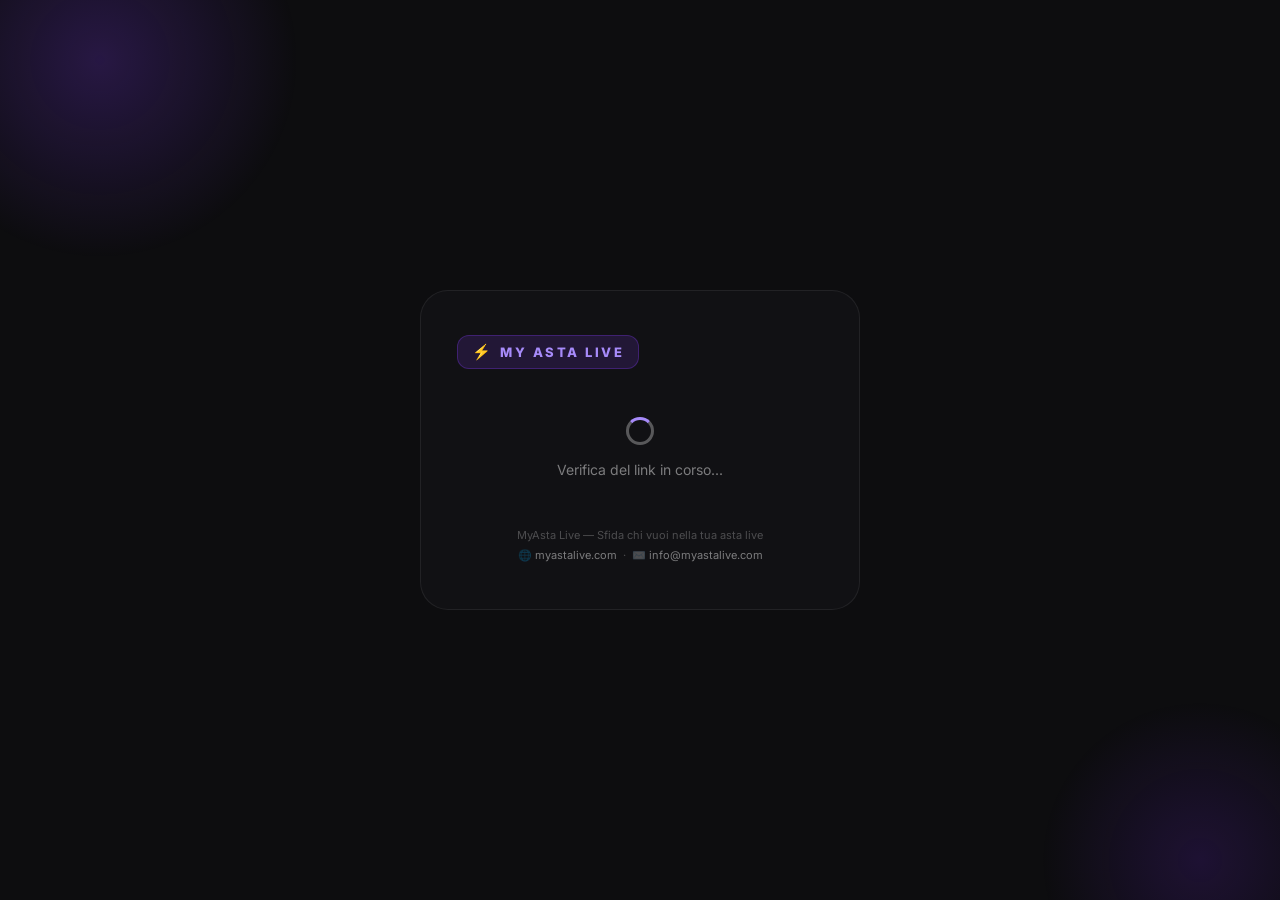
<file: delete-account.html>
<!DOCTYPE html>
<html lang="it">
<head>
  <meta charset="UTF-8" />
  <meta name="viewport" content="width=device-width, initial-scale=1.0" />
  <title>Elimina account — MyAsta Live</title>
  <meta name="robots" content="noindex" />

  <link rel="preconnect" href="https://fonts.googleapis.com" />
  <link rel="preconnect" href="https://fonts.gstatic.com" crossorigin />
  <link href="https://fonts.googleapis.com/css2?family=Inter:wght@400;500;600;700;800;900&display=swap" rel="stylesheet" />

  <style>
    :root {
      --bg: #0D0D0F;
      --surface: #111114;
      --surface-2: #16161A;
      --violet: #7C3AED;
      --violet-light: #A78BFA;
      --green: #4ade80;
      --red: #FC8181;
      --red-dark: #E53E3E;
      --border: rgba(255, 255, 255, 0.07);
      --text: #ffffff;
      --text-dim: rgba(255, 255, 255, 0.45);
      --text-faint: rgba(255, 255, 255, 0.25);
    }

    * { margin: 0; padding: 0; box-sizing: border-box; }
    html { -webkit-text-size-adjust: 100%; }

    body {
      font-family: 'Inter', -apple-system, BlinkMacSystemFont, 'Segoe UI', sans-serif;
      background-color: var(--bg);
      color: var(--text);
      min-height: 100vh;
      display: flex;
      align-items: center;
      justify-content: center;
      padding: 24px;
      position: relative;
      overflow: hidden;
    }

    .glow {
      position: fixed;
      border-radius: 50%;
      pointer-events: none;
      z-index: 0;
    }
    .glow--top {
      top: -140px; left: -100px;
      width: 400px; height: 400px;
      background: radial-gradient(circle, rgba(124, 58, 237, 0.24), transparent 70%);
    }
    .glow--bottom {
      bottom: -120px; right: -80px;
      width: 320px; height: 320px;
      background: radial-gradient(circle, rgba(109, 40, 217, 0.18), transparent 70%);
    }

    .card {
      position: relative;
      z-index: 1;
      background-color: var(--surface);
      border: 1px solid var(--border);
      border-radius: 28px;
      padding: 44px 36px;
      max-width: 440px;
      width: 100%;
      animation: cardIn 0.6s cubic-bezier(0.16, 1, 0.3, 1);
    }

    @keyframes cardIn {
      from { opacity: 0; transform: translateY(20px); }
      to   { opacity: 1; transform: translateY(0); }
    }

    .brand {
      display: inline-flex;
      align-items: center;
      gap: 9px;
      background-color: rgba(124, 58, 237, 0.16);
      border: 1px solid rgba(124, 58, 237, 0.32);
      border-radius: 12px;
      padding: 8px 14px;
      margin-bottom: 28px;
    }
    .brand__icon { font-size: 15px; line-height: 1; }
    .brand__name {
      color: var(--violet-light);
      font-size: 13px;
      font-weight: 800;
      letter-spacing: 2.5px;
    }

    h1 {
      font-size: 24px;
      font-weight: 800;
      letter-spacing: -0.5px;
      margin-bottom: 10px;
    }

    .subtitle {
      color: var(--text-dim);
      font-size: 14px;
      line-height: 1.6;
      margin-bottom: 24px;
    }

    .message {
      padding: 12px 16px;
      border-radius: 12px;
      font-size: 13px;
      line-height: 1.5;
      margin-bottom: 20px;
      display: none;
    }
    .message--error {
      background-color: rgba(252, 129, 129, 0.1);
      border: 1px solid rgba(252, 129, 129, 0.35);
      color: var(--red);
    }
    .message--info {
      background-color: rgba(167, 139, 250, 0.1);
      border: 1px solid rgba(167, 139, 250, 0.3);
      color: var(--violet-light);
    }
    .message--success {
      background-color: rgba(74, 222, 128, 0.1);
      border: 1px solid rgba(74, 222, 128, 0.3);
      color: var(--green);
    }

    /* Riquadro di avviso sempre visibile */
    .warning {
      background-color: rgba(252, 129, 129, 0.1);
      border: 1px solid rgba(252, 129, 129, 0.35);
      color: var(--red);
      border-radius: 12px;
      padding: 14px 16px;
      font-size: 13px;
      line-height: 1.6;
      margin-bottom: 20px;
    }
    .warning strong { font-weight: 700; }

    /* Checkbox di conferma */
    .confirm-row {
      display: flex;
      align-items: flex-start;
      gap: 12px;
      background-color: var(--surface-2);
      border: 1px solid var(--border);
      border-radius: 14px;
      padding: 14px 16px;
      margin-bottom: 20px;
      cursor: pointer;
    }
    .confirm-row input[type="checkbox"] {
      flex-shrink: 0;
      width: 18px;
      height: 18px;
      margin-top: 1px;
      accent-color: var(--red-dark);
      cursor: pointer;
    }
    .confirm-row span {
      color: var(--text-dim);
      font-size: 13px;
      line-height: 1.5;
    }

    .btn {
      width: 100%;
      background: linear-gradient(135deg, var(--red-dark), var(--red));
      color: #fff;
      border: none;
      font-size: 15px;
      font-weight: 800;
      letter-spacing: 0.3px;
      padding: 16px;
      border-radius: 50px;
      cursor: pointer;
      box-shadow: 0 8px 28px rgba(229, 62, 62, 0.35);
      transition: transform 0.2s ease, box-shadow 0.2s ease, opacity 0.2s ease;
      font-family: inherit;
    }
    .btn:hover:not(:disabled) {
      transform: translateY(-2px);
      box-shadow: 0 12px 32px rgba(229, 62, 62, 0.45);
    }
    .btn:disabled {
      opacity: 0.4;
      cursor: not-allowed;
    }

    .btn--violet {
      background: linear-gradient(135deg, var(--violet), var(--violet-light));
      box-shadow: 0 8px 28px rgba(124, 58, 237, 0.4);
    }
    .btn--violet:hover:not(:disabled) {
      box-shadow: 0 12px 32px rgba(124, 58, 237, 0.5);
    }

    .footer {
      margin-top: 28px;
      text-align: center;
      color: var(--text-faint);
      font-size: 11px;
      line-height: 1.8;
    }
    .footer a { color: var(--text-dim); text-decoration: none; }
    .footer a:hover { color: var(--violet-light); }

    .spinner {
      display: inline-block;
      width: 18px;
      height: 18px;
      border: 2.5px solid rgba(255, 255, 255, 0.3);
      border-top-color: #fff;
      border-radius: 50%;
      animation: spin 0.7s linear infinite;
      vertical-align: middle;
    }
    @keyframes spin { to { transform: rotate(360deg); } }

    /* Stato di caricamento iniziale */
    .loading-state {
      text-align: center;
      padding: 20px 0;
    }
    .loading-state .spinner {
      width: 28px;
      height: 28px;
      border-width: 3px;
      border-top-color: var(--violet-light);
      margin-bottom: 16px;
    }
    .loading-state p {
      color: var(--text-dim);
      font-size: 14px;
    }

    .hidden { display: none !important; }

    @media (max-width: 480px) {
      .card { padding: 36px 24px; }
      h1 { font-size: 21px; }
    }

    @media (prefers-reduced-motion: reduce) {
      .card, .btn { animation: none; transition: none; }
    }
  </style>
</head>
<body>
  <div class="glow glow--top"></div>
  <div class="glow glow--bottom"></div>

  <main class="card">
    <div class="brand">
      <span class="brand__icon">⚡</span>
      <span class="brand__name">MY ASTA LIVE</span>
    </div>

    <!-- Stato di caricamento iniziale (mentre verifica il token) -->
    <div id="loadingState" class="loading-state">
      <div class="spinner"></div>
      <p>Verifica del link in corso...</p>
    </div>

    <!-- Conferma eliminazione (nascosta finché il token non è verificato) -->
    <div id="confirmContainer" class="hidden">
      <h1>Elimina il tuo account</h1>
      <p class="subtitle">
        Stai per eliminare definitivamente il tuo account MyAsta Live.
      </p>

      <div class="warning">
        <strong>Attenzione:</strong> questa azione è irreversibile.
        Il tuo account, le tue leghe e tutti i dati associati verranno
        eliminati per sempre e non potranno essere recuperati.
      </div>

      <div id="message" class="message"></div>

      <form id="deleteForm">
        <label class="confirm-row" for="confirmCheck">
          <input type="checkbox" id="confirmCheck" />
          <span>Capisco che l'azione è irreversibile e che tutti i miei dati verranno eliminati.</span>
        </label>

        <button type="submit" class="btn" id="submitBtn" disabled>Elimina il mio account</button>
      </form>
    </div>

    <!-- Stato errore token (link scaduto/invalido) -->
    <div id="errorState" class="hidden">
      <h1>Link non valido</h1>
      <div class="message message--error" style="display:block;">
        Questo link di eliminazione è scaduto o non è valido. I link scadono dopo un'ora.
      </div>
      <p class="subtitle">
        Torna all'app MyAsta Live e richiedi un nuovo link per eliminare il tuo account.
      </p>
      <a class="btn btn--violet" href="https://myastalive.com" style="display:block; text-align:center; text-decoration:none;">Vai al sito</a>
    </div>

    <div class="footer">
      MyAsta Live — Sfida chi vuoi nella tua asta live<br>
      🌐 <a href="https://myastalive.com">myastalive.com</a>
      &nbsp;·&nbsp;
      ✉️ <a href="mailto:info@myastalive.com">info@myastalive.com</a>
    </div>
  </main>

  <script type="module">
    import { createClient } from 'https://esm.sh/@supabase/supabase-js@2';

    const SUPABASE_URL = 'https://htstnjsbieqiioweewej.supabase.co';
    const SUPABASE_ANON_KEY = 'eyJhbGciOiJIUzI1NiIsInR5cCI6IkpXVCJ9.eyJpc3MiOiJzdXBhYmFzZSIsInJlZiI6Imh0c3RuanNiaWVxaWlvd2Vld2VqIiwicm9sZSI6ImFub24iLCJpYXQiOjE3NjE0MDQ1MTQsImV4cCI6MjA3Njk4MDUxNH0.U7SKIkJWITb4e4JfFWE0Q531wfp63yQvvbad1CgqJFo';

    // Gestiamo il token manualmente via verifyOtp: niente rilevamento
    // automatico dall'URL né flusso implicit (non regge il cross-device).
    const supabase = createClient(SUPABASE_URL, SUPABASE_ANON_KEY, {
      auth: {
        detectSessionInUrl: false,
        persistSession: false,
      },
    });

    const loadingState = document.getElementById('loadingState');
    const confirmContainer = document.getElementById('confirmContainer');
    const errorState = document.getElementById('errorState');
    const form = document.getElementById('deleteForm');
    const messageEl = document.getElementById('message');
    const submitBtn = document.getElementById('submitBtn');
    const confirmCheck = document.getElementById('confirmCheck');

    // Il bottone si abilita solo dopo la conferma esplicita.
    confirmCheck.addEventListener('change', () => {
      submitBtn.disabled = !confirmCheck.checked;
    });

    function showMessage(text, type) {
      messageEl.textContent = text;
      messageEl.className = `message message--${type}`;
      messageEl.style.display = 'block';
    }

    function showConfirm() {
      loadingState.classList.add('hidden');
      errorState.classList.add('hidden');
      confirmContainer.classList.remove('hidden');
    }

    function showError() {
      loadingState.classList.add('hidden');
      confirmContainer.classList.add('hidden');
      errorState.classList.remove('hidden');
    }

    // Legge un parametro sia dalla query string (?a=b) sia dall'hash (#a=b).
    function readParam(name) {
      const query = new URLSearchParams(window.location.search);
      const hash = new URLSearchParams(window.location.hash.replace(/^#/, ''));
      return query.get(name) || hash.get(name);
    }

    // Verifica il token del link al caricamento della pagina.
    // Il token viene consumato qui, via POST (verifyOtp): gli scanner email
    // (Gmail ecc.) fanno solo GET sulla pagina statica e non lo bruciano.
    async function initDelete() {
      // Il link di Supabase può arrivare già con un errore (es. link scaduto).
      const urlError = readParam('error_description') || readParam('error');
      if (urlError) {
        showError();
        return;
      }

      const tokenHash = readParam('token_hash');
      const type = readParam('type');

      // Il magic link arriva con type=email ('magiclink' è l'alias legacy).
      if (!tokenHash || (type !== 'email' && type !== 'magiclink')) {
        // Nessun token valido nell'URL: link aperto direttamente o malformato.
        showError();
        return;
      }

      const { error } = await supabase.auth.verifyOtp({
        type,
        token_hash: tokenHash,
      });

      if (error) {
        showError();
        return;
      }

      // Sessione attiva: mostra la conferma di eliminazione.
      showConfirm();
    }

    initDelete();

    // Submit del form
    form.addEventListener('submit', async (e) => {
      e.preventDefault();

      if (!confirmCheck.checked) {
        showMessage('Devi confermare di aver capito che l\'azione è irreversibile.', 'error');
        return;
      }

      submitBtn.disabled = true;
      submitBtn.innerHTML = '<span class="spinner"></span>';

      try {
        const { data: { session } } = await supabase.auth.getSession();

        if (!session) {
          showError();
          return;
        }

        // L'eliminazione richiede la service role: la esegue la Edge Function
        // 'delete-account', che identifica l'utente dal JWT della sessione.
        const res = await fetch(`${SUPABASE_URL}/functions/v1/delete-account`, {
          method: 'POST',
          headers: {
            Authorization: `Bearer ${session.access_token}`,
            apikey: SUPABASE_ANON_KEY,
          },
        });

        if (!res.ok) {
          showMessage('Errore durante l\'eliminazione. Riprova.', 'error');
          submitBtn.disabled = false;
          submitBtn.textContent = 'Elimina il mio account';
          return;
        }

        showMessage('Account eliminato. Reindirizzamento...', 'success');
        setTimeout(() => {
          window.location.href = 'account-deleted.html';
        }, 1000);

      } catch (err) {
        showMessage('Errore imprevisto. Riprova.', 'error');
        submitBtn.disabled = false;
        submitBtn.textContent = 'Elimina il mio account';
      }
    });
  </script>
</body>
</html>
</file>
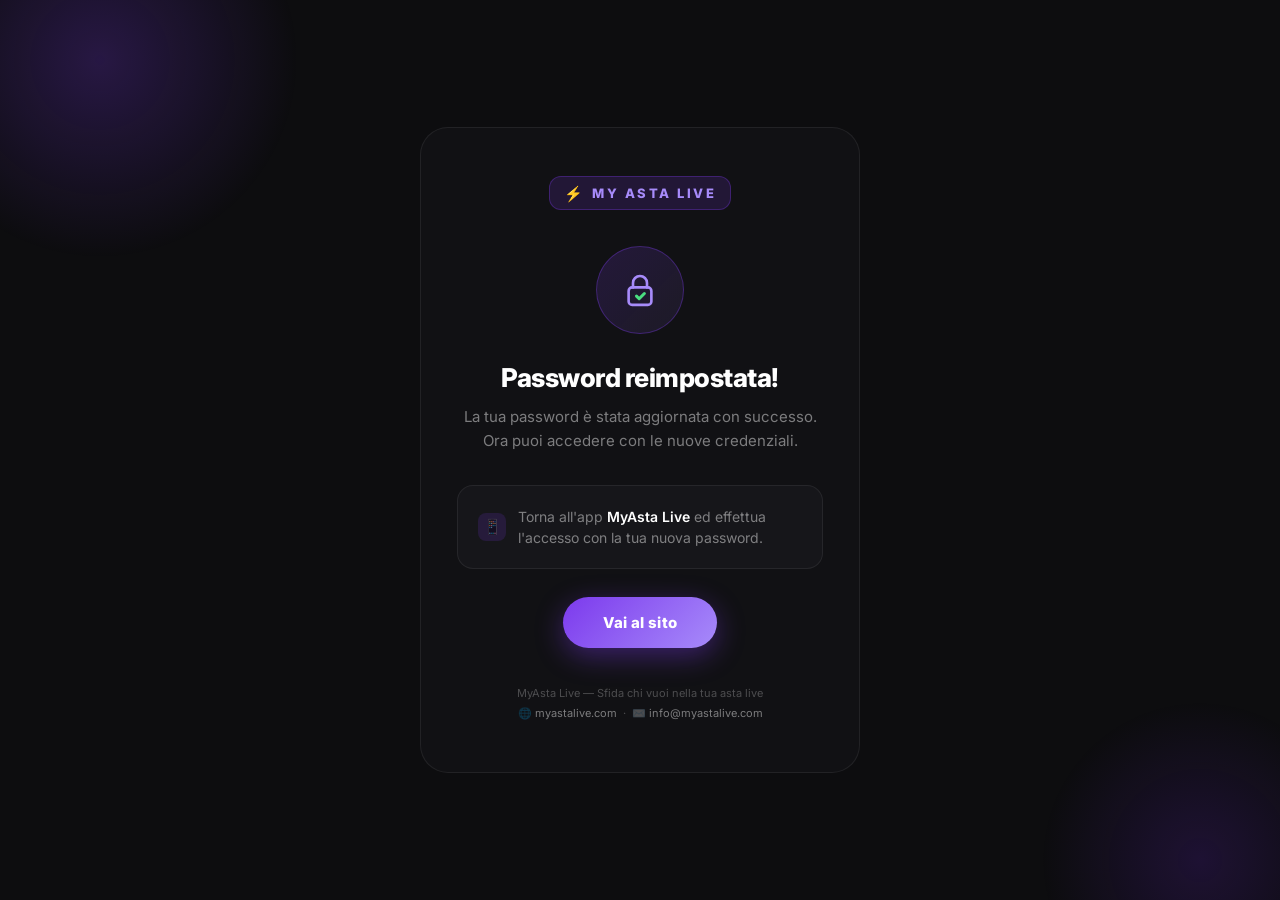
<file: password-reset-success.html>
<!DOCTYPE html>
<html lang="it">
<head>
  <meta charset="UTF-8" />
  <meta name="viewport" content="width=device-width, initial-scale=1.0" />
  <title>Password reimpostata — MyAsta Live</title>
  <meta name="robots" content="noindex" />

  <link rel="preconnect" href="https://fonts.googleapis.com" />
  <link rel="preconnect" href="https://fonts.gstatic.com" crossorigin />
  <link href="https://fonts.googleapis.com/css2?family=Inter:wght@400;500;600;700;800;900&display=swap" rel="stylesheet" />

  <style>
    :root {
      --bg: #0D0D0F;
      --surface: #111114;
      --surface-2: #16161A;
      --violet: #7C3AED;
      --violet-light: #A78BFA;
      --green: #4ade80;
      --border: rgba(255, 255, 255, 0.07);
      --text: #ffffff;
      --text-dim: rgba(255, 255, 255, 0.45);
      --text-faint: rgba(255, 255, 255, 0.25);
    }

    * { margin: 0; padding: 0; box-sizing: border-box; }

    html { -webkit-text-size-adjust: 100%; }

    body {
      font-family: 'Inter', -apple-system, BlinkMacSystemFont, 'Segoe UI', sans-serif;
      background-color: var(--bg);
      color: var(--text);
      min-height: 100vh;
      display: flex;
      align-items: center;
      justify-content: center;
      padding: 24px;
      position: relative;
      overflow: hidden;
    }

    /* Glow ambientali */
    .glow {
      position: fixed;
      border-radius: 50%;
      pointer-events: none;
      z-index: 0;
    }
    .glow--top {
      top: -140px;
      left: -100px;
      width: 400px;
      height: 400px;
      background: radial-gradient(circle, rgba(124, 58, 237, 0.24), transparent 70%);
    }
    .glow--bottom {
      bottom: -120px;
      right: -80px;
      width: 320px;
      height: 320px;
      background: radial-gradient(circle, rgba(109, 40, 217, 0.18), transparent 70%);
    }

    .card {
      position: relative;
      z-index: 1;
      background-color: var(--surface);
      border: 1px solid var(--border);
      border-radius: 28px;
      padding: 48px 36px;
      max-width: 440px;
      width: 100%;
      text-align: center;
      animation: cardIn 0.6s cubic-bezier(0.16, 1, 0.3, 1);
    }

    @keyframes cardIn {
      from { opacity: 0; transform: translateY(20px); }
      to   { opacity: 1; transform: translateY(0); }
    }

    /* Badge logo */
    .brand {
      display: inline-flex;
      align-items: center;
      gap: 9px;
      background-color: rgba(124, 58, 237, 0.16);
      border: 1px solid rgba(124, 58, 237, 0.32);
      border-radius: 12px;
      padding: 8px 14px;
      margin-bottom: 36px;
    }
    .brand__icon { font-size: 15px; line-height: 1; }
    .brand__name {
      color: var(--violet-light);
      font-size: 13px;
      font-weight: 800;
      letter-spacing: 2.5px;
    }

    /* Lucchetto animato */
    .lock-wrap {
      width: 88px;
      height: 88px;
      margin: 0 auto 28px;
      border-radius: 50%;
      background: linear-gradient(135deg, rgba(124, 58, 237, 0.18), rgba(167, 139, 250, 0.08));
      border: 1px solid rgba(124, 58, 237, 0.35);
      display: flex;
      align-items: center;
      justify-content: center;
    }

    .lock-svg {
      width: 42px;
      height: 42px;
    }
    .lock-svg .lock-body {
      fill: none;
      stroke: var(--violet-light);
      stroke-width: 3;
      stroke-linecap: round;
      stroke-linejoin: round;
      stroke-dasharray: 120;
      stroke-dashoffset: 120;
      animation: drawLock 0.6s cubic-bezier(0.65, 0, 0.45, 1) 0.3s forwards;
    }
    .lock-svg .lock-shackle {
      fill: none;
      stroke: var(--violet-light);
      stroke-width: 3;
      stroke-linecap: round;
      stroke-dasharray: 60;
      stroke-dashoffset: 60;
      animation: drawLock 0.5s cubic-bezier(0.65, 0, 0.45, 1) 0.7s forwards;
    }
    .lock-svg .lock-check {
      fill: none;
      stroke: var(--green);
      stroke-width: 3.5;
      stroke-linecap: round;
      stroke-linejoin: round;
      stroke-dasharray: 20;
      stroke-dashoffset: 20;
      animation: drawLock 0.35s cubic-bezier(0.65, 0, 0.45, 1) 1.1s forwards;
    }

    @keyframes drawLock { to { stroke-dashoffset: 0; } }

    h1 {
      font-size: 26px;
      font-weight: 800;
      letter-spacing: -0.5px;
      margin-bottom: 12px;
    }

    .subtitle {
      color: var(--text-dim);
      font-size: 15px;
      line-height: 1.6;
      margin-bottom: 32px;
    }

    /* Istruzione */
    .steps {
      background-color: var(--surface-2);
      border: 1px solid var(--border);
      border-radius: 16px;
      padding: 20px;
      margin-bottom: 28px;
      text-align: left;
    }
    .step {
      display: flex;
      align-items: center;
      gap: 12px;
      color: var(--text-dim);
      font-size: 14px;
      line-height: 1.5;
    }
    .step__icon {
      flex-shrink: 0;
      width: 28px;
      height: 28px;
      border-radius: 8px;
      background-color: rgba(124, 58, 237, 0.16);
      display: flex;
      align-items: center;
      justify-content: center;
      font-size: 15px;
    }
    .step strong { color: var(--text); font-weight: 600; }

    /* CTA */
    .cta {
      display: inline-block;
      background: linear-gradient(135deg, var(--violet), var(--violet-light));
      color: #fff;
      text-decoration: none;
      font-size: 15px;
      font-weight: 800;
      letter-spacing: 0.3px;
      padding: 16px 40px;
      border-radius: 50px;
      box-shadow: 0 8px 28px rgba(124, 58, 237, 0.4);
      transition: transform 0.2s ease, box-shadow 0.2s ease;
    }
    .cta:hover {
      transform: translateY(-2px);
      box-shadow: 0 12px 32px rgba(124, 58, 237, 0.5);
    }
    .cta:focus-visible {
      outline: 2px solid var(--violet-light);
      outline-offset: 3px;
    }

    /* Footer */
    .footer {
      margin-top: 36px;
      color: var(--text-faint);
      font-size: 11px;
      line-height: 1.8;
    }
    .footer a { color: var(--text-dim); text-decoration: none; }
    .footer a:hover { color: var(--violet-light); }

    @media (max-width: 480px) {
      .card { padding: 40px 24px; }
      h1 { font-size: 23px; }
    }

    @media (prefers-reduced-motion: reduce) {
      .card, .lock-svg * { animation: none; }
      .lock-svg * { stroke-dashoffset: 0; }
      .cta { transition: none; }
    }
  </style>
</head>
<body>
  <div class="glow glow--top"></div>
  <div class="glow glow--bottom"></div>

  <main class="card">
    <div class="brand">
      <span class="brand__icon">⚡</span>
      <span class="brand__name">MY ASTA LIVE</span>
    </div>

    <div class="lock-wrap" role="img" aria-label="Password reimpostata">
      <svg class="lock-svg" viewBox="0 0 48 48" aria-hidden="true">
        <!-- Corpo del lucchetto -->
        <rect class="lock-body" x="11" y="21" width="26" height="20" rx="4" />
        <!-- Arco del lucchetto -->
        <path class="lock-shackle" d="M16 21 v-5 a8 8 0 0 1 16 0 v5" />
        <!-- Check al centro -->
        <path class="lock-check" d="M20 31 l3 3 l6 -6" />
      </svg>
    </div>

    <h1>Password reimpostata!</h1>
    <p class="subtitle">
      La tua password è stata aggiornata con successo.<br>
      Ora puoi accedere con le nuove credenziali.
    </p>

    <div class="steps">
      <div class="step">
        <span class="step__icon">📱</span>
        <span>Torna all'app <strong>MyAsta Live</strong> ed effettua l'accesso con la tua nuova password.</span>
      </div>
    </div>

    <a class="cta" href="https://myastalive.com">Vai al sito</a>

    <div class="footer">
      MyAsta Live — Sfida chi vuoi nella tua asta live<br>
      🌐 <a href="https://myastalive.com">myastalive.com</a>
      &nbsp;·&nbsp;
      ✉️ <a href="mailto:info@myastalive.com">info@myastalive.com</a>
    </div>
  </main>
</body>
</html>
</file>
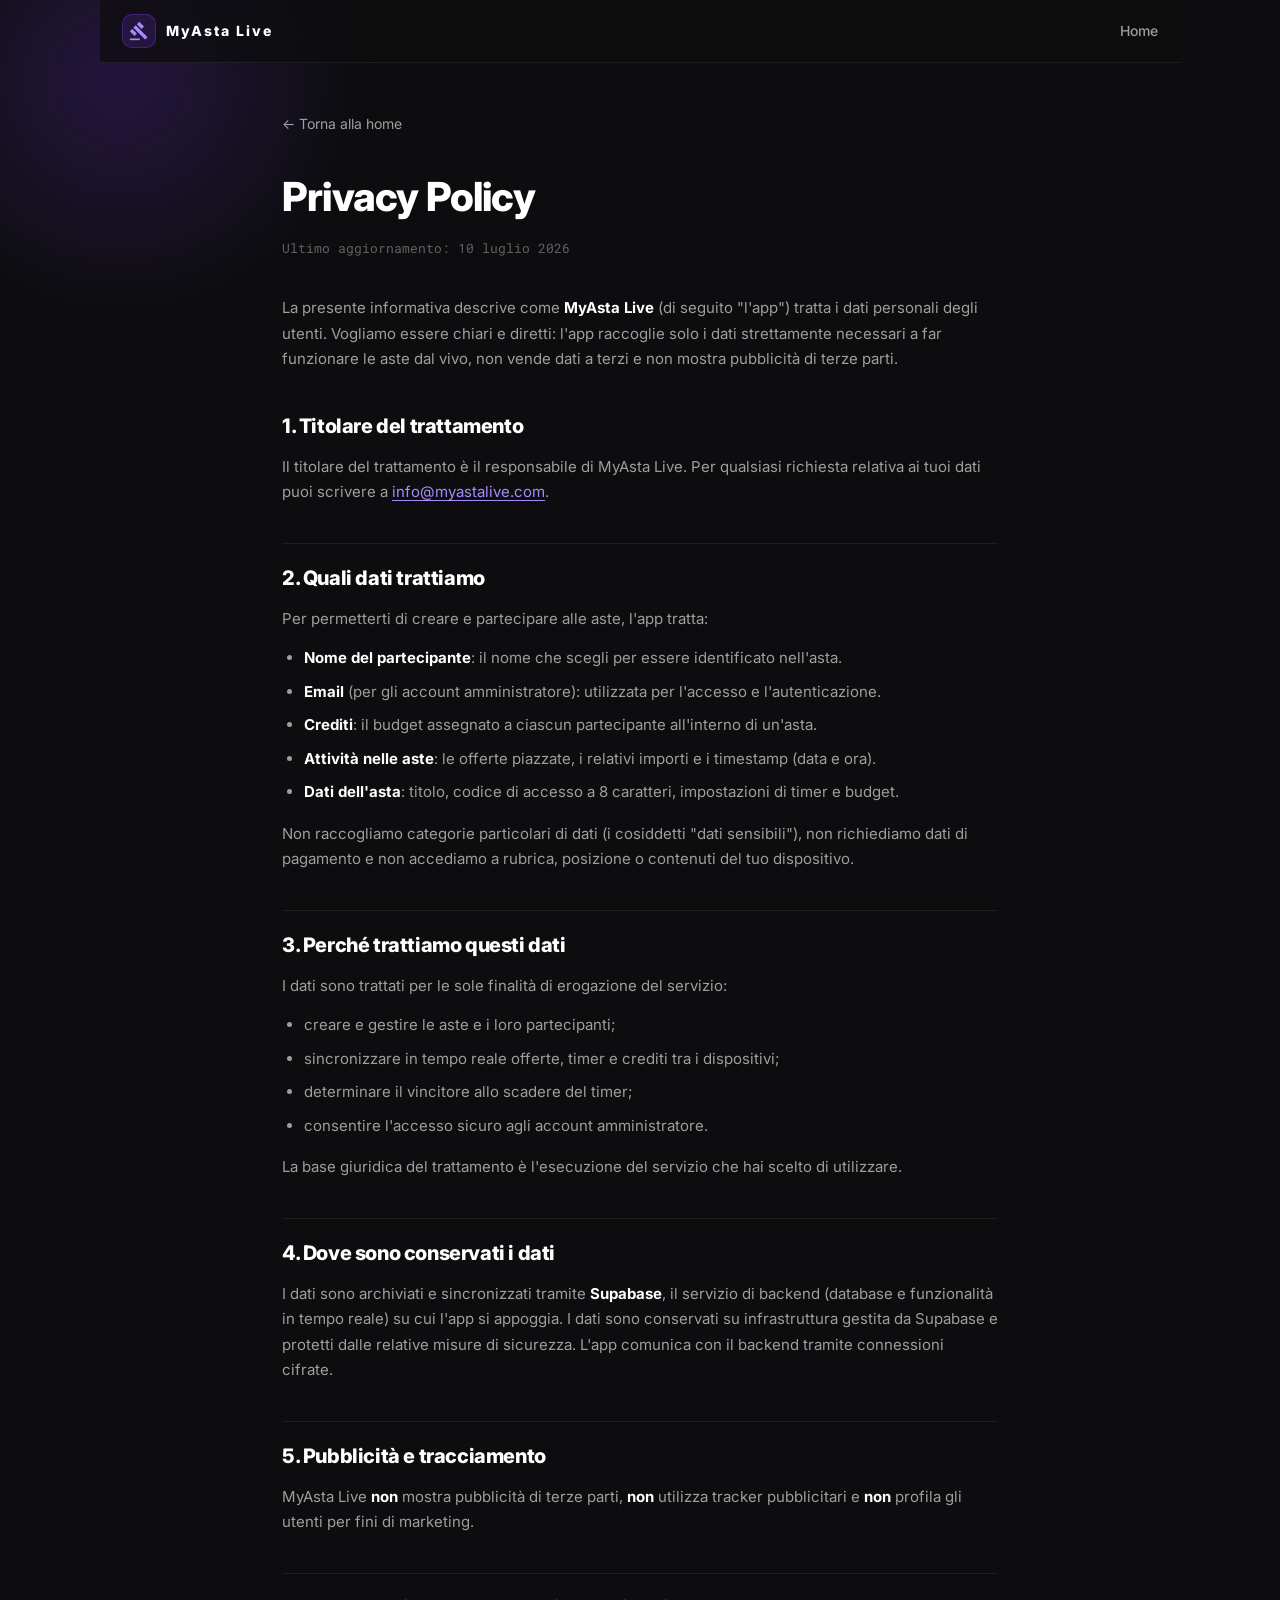
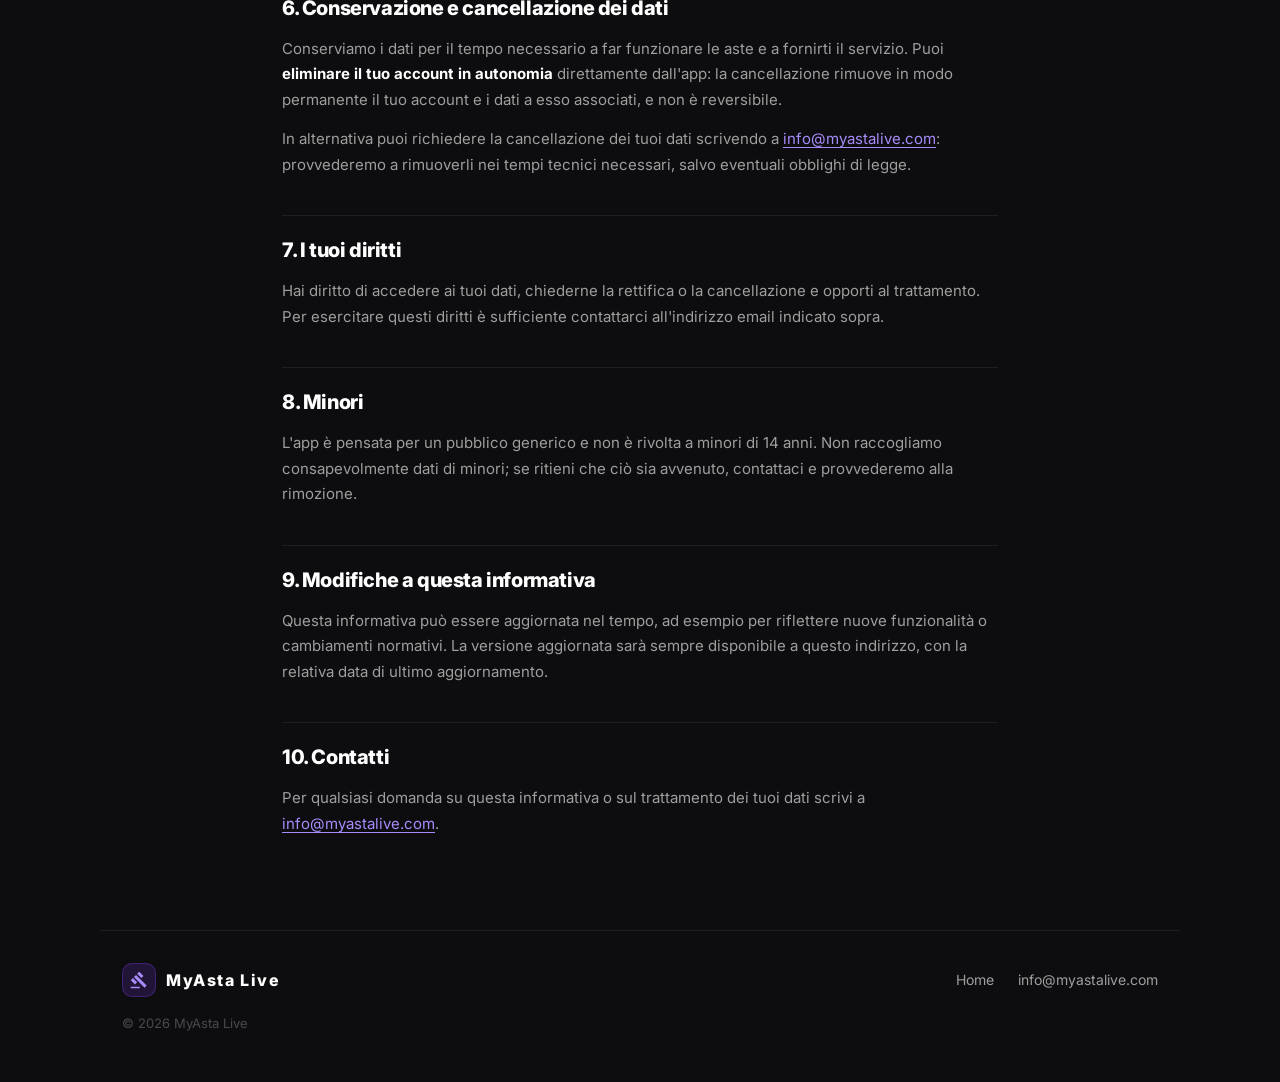
<file: privacy.html>
<!DOCTYPE html>
<html lang="it">
<head>
  <meta charset="UTF-8" />
  <meta name="viewport" content="width=device-width, initial-scale=1.0" />
  <title>Privacy Policy — MyAsta Live</title>
  <meta name="description" content="Informativa sulla privacy di MyAsta Live: quali dati trattiamo, perché, dove sono conservati e come richiederne la cancellazione." />
  <meta name="theme-color" content="#0D0D0F" />
  <meta name="robots" content="index, follow" />
  <link rel="icon" type="image/png" href="branding/app_icon.png" />
  <link rel="preconnect" href="https://fonts.googleapis.com" />
  <link rel="preconnect" href="https://fonts.gstatic.com" crossorigin />
  <link href="https://fonts.googleapis.com/css2?family=Inter:wght@400;500;600;700;800&family=Roboto+Mono:wght@500;600&display=swap" rel="stylesheet" />
  <link rel="stylesheet" href="styles.css" />
  <style>
    .doc {
      max-width: 760px;
      margin: 0 auto;
      padding: 48px 22px 80px;
      position: relative;
      z-index: 1;
    }
    .doc h1 { font-size: clamp(28px, 5vw, 40px); font-weight: 800; margin-bottom: 8px; }
    .doc .updated { color: var(--text-35); font-size: 13px; font-family: var(--mono); margin-bottom: 36px; }
    .doc h2 {
      font-size: 20px;
      font-weight: 800;
      margin: 38px 0 12px;
      padding-top: 18px;
      border-top: 1px solid var(--border-soft);
    }
    .doc h2:first-of-type { border-top: none; padding-top: 0; }
    .doc p, .doc li { color: var(--text-60); font-size: 15px; line-height: 1.7; }
    .doc p { margin-bottom: 14px; }
    .doc strong { color: var(--text); font-weight: 700; }
    .doc ul { margin: 0 0 16px; padding-left: 22px; display: grid; gap: 8px; }
    .doc a { color: var(--violet-300); text-decoration: underline; text-underline-offset: 3px; }
    .doc .back {
      display: inline-flex; align-items: center; gap: 8px;
      color: var(--text-60); font-size: 14px; text-decoration: none; margin-bottom: 30px;
    }
    .doc .back:hover { color: var(--text); }
  </style>
</head>
<body>
  <div class="bg-glow bg-glow--1" aria-hidden="true"></div>

  <header class="nav">
    <a class="nav__brand" href="index.html" aria-label="MyAsta Live — home">
      <span class="nav__logo" aria-hidden="true">
        <svg viewBox="0 0 24 24" width="20" height="20" aria-hidden="true">
          <g fill="#A78BFA">
            <path d="M1 21h12v2H1z"/>
            <path d="M5.245 8.07l2.83-2.827 14.14 14.142-2.828 2.828z"/>
            <path d="M12.317 1l5.657 5.656-2.83 2.83-5.654-5.66z"/>
            <path d="M3.825 9.485l5.657 5.657-2.828 2.83-5.66-5.66z"/>
          </g>
        </svg>
      </span>
      <span class="nav__name">MyAsta Live</span>
    </a>
    <nav class="nav__links" aria-label="Navigazione">
      <a href="index.html">Home</a>
    </nav>
  </header>

  <main class="doc">
    <a class="back" href="index.html">&larr; Torna alla home</a>
    <h1>Privacy Policy</h1>
    <p class="updated">Ultimo aggiornamento: 10 luglio 2026</p>

    <p>La presente informativa descrive come <strong>MyAsta Live</strong> (di seguito "l'app")
      tratta i dati personali degli utenti. Vogliamo essere chiari e diretti: l'app raccoglie
      solo i dati strettamente necessari a far funzionare le aste dal vivo, non vende dati a
      terzi e non mostra pubblicità di terze parti.</p>

    <h2>1. Titolare del trattamento</h2>
    <p>Il titolare del trattamento è il responsabile di MyAsta Live. Per qualsiasi richiesta
      relativa ai tuoi dati puoi scrivere a
      <a href="mailto:info@myastalive.com">info@myastalive.com</a>.</p>

    <h2>2. Quali dati trattiamo</h2>
    <p>Per permetterti di creare e partecipare alle aste, l'app tratta:</p>
    <ul>
      <li><strong>Nome del partecipante</strong>: il nome che scegli per essere identificato nell'asta.</li>
      <li><strong>Email</strong> (per gli account amministratore): utilizzata per l'accesso e l'autenticazione.</li>
      <li><strong>Crediti</strong>: il budget assegnato a ciascun partecipante all'interno di un'asta.</li>
      <li><strong>Attività nelle aste</strong>: le offerte piazzate, i relativi importi e i timestamp (data e ora).</li>
      <li><strong>Dati dell'asta</strong>: titolo, codice di accesso a 8 caratteri, impostazioni di timer e budget.</li>
    </ul>
    <p>Non raccogliamo categorie particolari di dati (i cosiddetti "dati sensibili"), non
      richiediamo dati di pagamento e non accediamo a rubrica, posizione o contenuti del tuo
      dispositivo.</p>

    <h2>3. Perché trattiamo questi dati</h2>
    <p>I dati sono trattati per le sole finalità di erogazione del servizio:</p>
    <ul>
      <li>creare e gestire le aste e i loro partecipanti;</li>
      <li>sincronizzare in tempo reale offerte, timer e crediti tra i dispositivi;</li>
      <li>determinare il vincitore allo scadere del timer;</li>
      <li>consentire l'accesso sicuro agli account amministratore.</li>
    </ul>
    <p>La base giuridica del trattamento è l'esecuzione del servizio che hai scelto di utilizzare.</p>

    <h2>4. Dove sono conservati i dati</h2>
    <p>I dati sono archiviati e sincronizzati tramite <strong>Supabase</strong>, il servizio di
      backend (database e funzionalità in tempo reale) su cui l'app si appoggia. I dati sono
      conservati su infrastruttura gestita da Supabase e protetti dalle relative misure di
      sicurezza. L'app comunica con il backend tramite connessioni cifrate.</p>

    <h2>5. Pubblicità e tracciamento</h2>
    <p>MyAsta Live <strong>non</strong> mostra pubblicità di terze parti, <strong>non</strong>
      utilizza tracker pubblicitari e <strong>non</strong> profila gli utenti per fini di marketing.</p>

    <h2>6. Conservazione e cancellazione dei dati</h2>
    <p>Conserviamo i dati per il tempo necessario a far funzionare le aste e a fornirti il
      servizio. Puoi <strong>eliminare il tuo account in autonomia</strong> direttamente dall'app:
      la cancellazione rimuove in modo permanente il tuo account e i dati a esso associati, e non
      è reversibile.</p>
    <p>In alternativa puoi richiedere la cancellazione dei tuoi dati scrivendo a
      <a href="mailto:info@myastalive.com">info@myastalive.com</a>: provvederemo a rimuoverli nei
      tempi tecnici necessari, salvo eventuali obblighi di legge.</p>

    <h2>7. I tuoi diritti</h2>
    <p>Hai diritto di accedere ai tuoi dati, chiederne la rettifica o la cancellazione e opporti
      al trattamento. Per esercitare questi diritti è sufficiente contattarci all'indirizzo email
      indicato sopra.</p>

    <h2>8. Minori</h2>
    <p>L'app è pensata per un pubblico generico e non è rivolta a minori di 14 anni. Non
      raccogliamo consapevolmente dati di minori; se ritieni che ciò sia avvenuto, contattaci e
      provvederemo alla rimozione.</p>

    <h2>9. Modifiche a questa informativa</h2>
    <p>Questa informativa può essere aggiornata nel tempo, ad esempio per riflettere nuove
      funzionalità o cambiamenti normativi. La versione aggiornata sarà sempre disponibile a
      questo indirizzo, con la relativa data di ultimo aggiornamento.</p>

    <h2>10. Contatti</h2>
    <p>Per qualsiasi domanda su questa informativa o sul trattamento dei tuoi dati scrivi a
      <a href="mailto:info@myastalive.com">info@myastalive.com</a>.</p>
  </main>

  <footer class="footer">
    <div class="footer__brand">
      <span class="nav__logo" aria-hidden="true">
        <svg viewBox="0 0 24 24" width="18" height="18" aria-hidden="true">
          <g fill="#A78BFA">
            <path d="M1 21h12v2H1z"/>
            <path d="M5.245 8.07l2.83-2.827 14.14 14.142-2.828 2.828z"/>
            <path d="M12.317 1l5.657 5.656-2.83 2.83-5.654-5.66z"/>
            <path d="M3.825 9.485l5.657 5.657-2.828 2.83-5.66-5.66z"/>
          </g>
        </svg>
      </span>
      <span>MyAsta Live</span>
    </div>
    <nav class="footer__links" aria-label="Link footer">
      <a href="index.html">Home</a>
      <a href="mailto:info@myastalive.com">info@myastalive.com</a>
    </nav>
    <p class="footer__copy">© 2026 MyAsta Live</p>
  </footer>
</body>
</html>
</file>
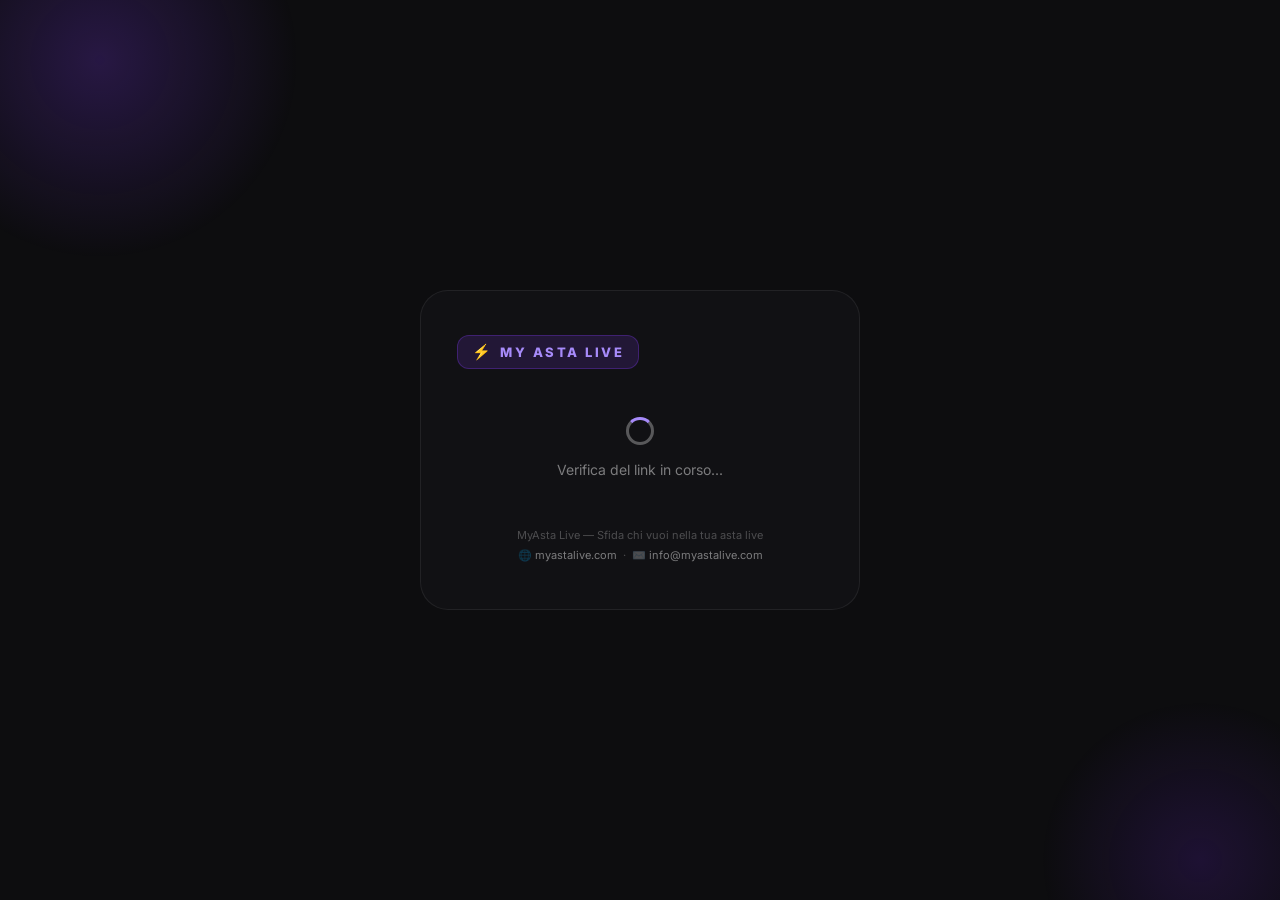
<file: reset-password.html>
<!DOCTYPE html>
<html lang="it">
<head>
  <meta charset="UTF-8" />
  <meta name="viewport" content="width=device-width, initial-scale=1.0" />
  <title>Reimposta password — MyAsta Live</title>
  <meta name="robots" content="noindex" />

  <link rel="preconnect" href="https://fonts.googleapis.com" />
  <link rel="preconnect" href="https://fonts.gstatic.com" crossorigin />
  <link href="https://fonts.googleapis.com/css2?family=Inter:wght@400;500;600;700;800;900&display=swap" rel="stylesheet" />

  <style>
    :root {
      --bg: #0D0D0F;
      --surface: #111114;
      --surface-2: #16161A;
      --violet: #7C3AED;
      --violet-light: #A78BFA;
      --green: #4ade80;
      --red: #FC8181;
      --border: rgba(255, 255, 255, 0.07);
      --text: #ffffff;
      --text-dim: rgba(255, 255, 255, 0.45);
      --text-faint: rgba(255, 255, 255, 0.25);
    }

    * { margin: 0; padding: 0; box-sizing: border-box; }
    html { -webkit-text-size-adjust: 100%; }

    body {
      font-family: 'Inter', -apple-system, BlinkMacSystemFont, 'Segoe UI', sans-serif;
      background-color: var(--bg);
      color: var(--text);
      min-height: 100vh;
      display: flex;
      align-items: center;
      justify-content: center;
      padding: 24px;
      position: relative;
      overflow: hidden;
    }

    .glow {
      position: fixed;
      border-radius: 50%;
      pointer-events: none;
      z-index: 0;
    }
    .glow--top {
      top: -140px; left: -100px;
      width: 400px; height: 400px;
      background: radial-gradient(circle, rgba(124, 58, 237, 0.24), transparent 70%);
    }
    .glow--bottom {
      bottom: -120px; right: -80px;
      width: 320px; height: 320px;
      background: radial-gradient(circle, rgba(109, 40, 217, 0.18), transparent 70%);
    }

    .card {
      position: relative;
      z-index: 1;
      background-color: var(--surface);
      border: 1px solid var(--border);
      border-radius: 28px;
      padding: 44px 36px;
      max-width: 440px;
      width: 100%;
      animation: cardIn 0.6s cubic-bezier(0.16, 1, 0.3, 1);
    }

    @keyframes cardIn {
      from { opacity: 0; transform: translateY(20px); }
      to   { opacity: 1; transform: translateY(0); }
    }

    .brand {
      display: inline-flex;
      align-items: center;
      gap: 9px;
      background-color: rgba(124, 58, 237, 0.16);
      border: 1px solid rgba(124, 58, 237, 0.32);
      border-radius: 12px;
      padding: 8px 14px;
      margin-bottom: 28px;
    }
    .brand__icon { font-size: 15px; line-height: 1; }
    .brand__name {
      color: var(--violet-light);
      font-size: 13px;
      font-weight: 800;
      letter-spacing: 2.5px;
    }

    h1 {
      font-size: 24px;
      font-weight: 800;
      letter-spacing: -0.5px;
      margin-bottom: 10px;
    }

    .subtitle {
      color: var(--text-dim);
      font-size: 14px;
      line-height: 1.6;
      margin-bottom: 28px;
    }

    .label {
      display: block;
      color: var(--text-dim);
      font-size: 11px;
      font-weight: 700;
      letter-spacing: 1.4px;
      margin-bottom: 8px;
      text-transform: uppercase;
    }

    .field {
      position: relative;
      margin-bottom: 18px;
    }

    .input {
      width: 100%;
      background-color: var(--surface-2);
      border: 1px solid var(--border);
      border-radius: 14px;
      padding: 15px 48px 15px 18px;
      color: var(--text);
      font-size: 15px;
      font-family: inherit;
      font-weight: 500;
      transition: border-color 0.2s ease;
    }
    .input::placeholder { color: var(--text-faint); font-weight: 400; }
    .input:focus {
      outline: none;
      border-color: rgba(124, 58, 237, 0.6);
    }

    .toggle-pw {
      position: absolute;
      right: 14px;
      top: 50%;
      transform: translateY(-50%);
      background: none;
      border: none;
      cursor: pointer;
      color: var(--text-faint);
      font-size: 18px;
      padding: 4px;
      line-height: 1;
    }
    .toggle-pw:hover { color: var(--text-dim); }

    .hint {
      color: var(--text-faint);
      font-size: 12px;
      margin-top: -8px;
      margin-bottom: 20px;
      line-height: 1.5;
    }

    .btn {
      width: 100%;
      background: linear-gradient(135deg, var(--violet), var(--violet-light));
      color: #fff;
      border: none;
      font-size: 15px;
      font-weight: 800;
      letter-spacing: 0.3px;
      padding: 16px;
      border-radius: 50px;
      cursor: pointer;
      box-shadow: 0 8px 28px rgba(124, 58, 237, 0.4);
      transition: transform 0.2s ease, box-shadow 0.2s ease, opacity 0.2s ease;
      font-family: inherit;
    }
    .btn:hover:not(:disabled) {
      transform: translateY(-2px);
      box-shadow: 0 12px 32px rgba(124, 58, 237, 0.5);
    }
    .btn:disabled {
      opacity: 0.4;
      cursor: not-allowed;
    }

    .message {
      padding: 12px 16px;
      border-radius: 12px;
      font-size: 13px;
      line-height: 1.5;
      margin-bottom: 20px;
      display: none;
    }
    .message--error {
      background-color: rgba(252, 129, 129, 0.1);
      border: 1px solid rgba(252, 129, 129, 0.35);
      color: var(--red);
    }
    .message--info {
      background-color: rgba(167, 139, 250, 0.1);
      border: 1px solid rgba(167, 139, 250, 0.3);
      color: var(--violet-light);
    }
    .message--success {
      background-color: rgba(74, 222, 128, 0.1);
      border: 1px solid rgba(74, 222, 128, 0.3);
      color: var(--green);
    }

    .footer {
      margin-top: 28px;
      text-align: center;
      color: var(--text-faint);
      font-size: 11px;
      line-height: 1.8;
    }
    .footer a { color: var(--text-dim); text-decoration: none; }
    .footer a:hover { color: var(--violet-light); }

    .spinner {
      display: inline-block;
      width: 18px;
      height: 18px;
      border: 2.5px solid rgba(255, 255, 255, 0.3);
      border-top-color: #fff;
      border-radius: 50%;
      animation: spin 0.7s linear infinite;
      vertical-align: middle;
    }
    @keyframes spin { to { transform: rotate(360deg); } }

    /* Stato di caricamento iniziale */
    .loading-state {
      text-align: center;
      padding: 20px 0;
    }
    .loading-state .spinner {
      width: 28px;
      height: 28px;
      border-width: 3px;
      border-top-color: var(--violet-light);
      margin-bottom: 16px;
    }
    .loading-state p {
      color: var(--text-dim);
      font-size: 14px;
    }

    .hidden { display: none !important; }

    @media (max-width: 480px) {
      .card { padding: 36px 24px; }
      h1 { font-size: 21px; }
    }

    @media (prefers-reduced-motion: reduce) {
      .card, .btn { animation: none; transition: none; }
    }
  </style>
</head>
<body>
  <div class="glow glow--top"></div>
  <div class="glow glow--bottom"></div>

  <main class="card">
    <div class="brand">
      <span class="brand__icon">⚡</span>
      <span class="brand__name">MY ASTA LIVE</span>
    </div>

    <!-- Stato di caricamento iniziale (mentre verifica il token) -->
    <div id="loadingState" class="loading-state">
      <div class="spinner"></div>
      <p>Verifica del link in corso...</p>
    </div>

    <!-- Form (nascosto finché il token non è verificato) -->
    <div id="formContainer" class="hidden">
      <h1>Reimposta la password</h1>
      <p class="subtitle">
        Scegli una nuova password per il tuo account.
        Assicurati che sia sicura e facile da ricordare.
      </p>

      <div id="message" class="message"></div>

      <form id="resetForm">
        <label class="label" for="password">Nuova password</label>
        <div class="field">
          <input
            class="input"
            type="password"
            id="password"
            placeholder="Minimo 6 caratteri"
            autocomplete="new-password"
            required
          />
          <button type="button" class="toggle-pw" data-target="password" aria-label="Mostra password">👁</button>
        </div>

        <label class="label" for="confirmPassword">Conferma password</label>
        <div class="field">
          <input
            class="input"
            type="password"
            id="confirmPassword"
            placeholder="Ripeti la password"
            autocomplete="new-password"
            required
          />
          <button type="button" class="toggle-pw" data-target="confirmPassword" aria-label="Mostra password">👁</button>
        </div>
        <p class="hint">La password deve contenere almeno 6 caratteri.</p>

        <button type="submit" class="btn" id="submitBtn">Aggiorna password</button>
      </form>
    </div>

    <!-- Stato errore token (link scaduto/invalido) -->
    <div id="errorState" class="hidden">
      <h1>Link non valido</h1>
      <div class="message message--error" style="display:block;">
        Questo link di reset è scaduto o non è valido. I link di reset scadono dopo un'ora.
      </div>
      <p class="subtitle">
        Torna all'app MyAsta Live e richiedi un nuovo link di reset password.
      </p>
      <a class="btn" href="https://myastalive.com" style="display:block; text-align:center; text-decoration:none;">Vai al sito</a>
    </div>

    <div class="footer">
      MyAsta Live — Sfida chi vuoi nella tua asta live<br>
      🌐 <a href="https://myastalive.com">myastalive.com</a>
      &nbsp;·&nbsp;
      ✉️ <a href="mailto:info@myastalive.com">info@myastalive.com</a>
    </div>
  </main>

  <script type="module">
    import { createClient } from 'https://esm.sh/@supabase/supabase-js@2';

    const SUPABASE_URL = 'https://htstnjsbieqiioweewej.supabase.co';
    const SUPABASE_ANON_KEY = 'eyJhbGciOiJIUzI1NiIsInR5cCI6IkpXVCJ9.eyJpc3MiOiJzdXBhYmFzZSIsInJlZiI6Imh0c3RuanNiaWVxaWlvd2Vld2VqIiwicm9sZSI6ImFub24iLCJpYXQiOjE3NjE0MDQ1MTQsImV4cCI6MjA3Njk4MDUxNH0.U7SKIkJWITb4e4JfFWE0Q531wfp63yQvvbad1CgqJFo';

    // Gestiamo il token manualmente via verifyOtp: niente rilevamento
    // automatico dall'URL né flusso implicit (non regge il cross-device).
    const supabase = createClient(SUPABASE_URL, SUPABASE_ANON_KEY, {
      auth: {
        detectSessionInUrl: false,
        persistSession: false,
      },
    });

    const loadingState = document.getElementById('loadingState');
    const formContainer = document.getElementById('formContainer');
    const errorState = document.getElementById('errorState');
    const form = document.getElementById('resetForm');
    const messageEl = document.getElementById('message');
    const submitBtn = document.getElementById('submitBtn');
    const passwordEl = document.getElementById('password');
    const confirmEl = document.getElementById('confirmPassword');

    // Toggle visibilità password
    document.querySelectorAll('.toggle-pw').forEach((btn) => {
      btn.addEventListener('click', () => {
        const target = document.getElementById(btn.dataset.target);
        target.type = target.type === 'password' ? 'text' : 'password';
      });
    });

    function showMessage(text, type) {
      messageEl.textContent = text;
      messageEl.className = `message message--${type}`;
      messageEl.style.display = 'block';
    }

    function showForm() {
      loadingState.classList.add('hidden');
      errorState.classList.add('hidden');
      formContainer.classList.remove('hidden');
    }

    function showError() {
      loadingState.classList.add('hidden');
      formContainer.classList.add('hidden');
      errorState.classList.remove('hidden');
    }

    // Legge un parametro sia dalla query string (?a=b) sia dall'hash (#a=b).
    function readParam(name) {
      const query = new URLSearchParams(window.location.search);
      const hash = new URLSearchParams(window.location.hash.replace(/^#/, ''));
      return query.get(name) || hash.get(name);
    }

    // Verifica il token del link al caricamento della pagina.
    // Il token viene consumato qui, via POST (verifyOtp): gli scanner email
    // (Gmail ecc.) fanno solo GET sulla pagina statica e non lo bruciano.
    async function initRecovery() {
      // Il link di Supabase può arrivare già con un errore (es. link scaduto).
      const urlError = readParam('error_description') || readParam('error');
      if (urlError) {
        showError();
        return;
      }

      const tokenHash = readParam('token_hash');
      const type = readParam('type');

      if (!tokenHash || type !== 'recovery') {
        // Nessun token valido nell'URL: link aperto direttamente o malformato.
        showError();
        return;
      }

      const { error } = await supabase.auth.verifyOtp({
        type: 'recovery',
        token_hash: tokenHash,
      });

      if (error) {
        showError();
        return;
      }

      // Sessione di recovery attiva: mostra il form.
      showForm();
    }

    initRecovery();

    // Submit del form
    form.addEventListener('submit', async (e) => {
      e.preventDefault();

      const password = passwordEl.value;
      const confirm = confirmEl.value;

      if (password.length < 6) {
        showMessage('La password deve contenere almeno 6 caratteri.', 'error');
        return;
      }
      if (password !== confirm) {
        showMessage('Le password non coincidono. Riprova.', 'error');
        return;
      }

      submitBtn.disabled = true;
      submitBtn.innerHTML = '<span class="spinner"></span>';

      try {
        const { error } = await supabase.auth.updateUser({ password });

        if (error) {
          showMessage(`Errore: ${error.message}`, 'error');
          submitBtn.disabled = false;
          submitBtn.textContent = 'Aggiorna password';
          return;
        }

        showMessage('Password aggiornata! Reindirizzamento...', 'success');
        setTimeout(() => {
          window.location.href = 'password-reset-success.html';
        }, 1000);

      } catch (err) {
        showMessage('Errore imprevisto. Riprova.', 'error');
        submitBtn.disabled = false;
        submitBtn.textContent = 'Aggiorna password';
      }
    });
  </script>
</body>
</html>
</file>
<file: styles.css>
/* =========================================================
   MyAsta Live — Landing page
   Palette e stile derivati 1:1 dal dark theme dell'app Flutter
   ========================================================= */

:root {
  --bg: #0D0D0F;
  --card: #111114;
  --card-2: #16161A;
  --surface: #1A1A1F;
  --surface-2: #1F1F25;

  --violet: #7C3AED;
  --violet-300: #A78BFA;
  --violet-700: #6D28D9;
  --cyan: #06B6D4;
  --gold: #FBBF24;
  --salmon: #FC8181;
  --green: #4ade80;

  --text: #FFFFFF;
  --text-60: rgba(255, 255, 255, 0.6);
  --text-45: rgba(255, 255, 255, 0.45);
  --text-35: rgba(255, 255, 255, 0.35);
  --text-25: rgba(255, 255, 255, 0.25);
  --border: rgba(255, 255, 255, 0.08);
  --border-soft: rgba(255, 255, 255, 0.07);

  --maxw: 1080px;
  --radius: 24px;
  --font: 'Inter', system-ui, -apple-system, Segoe UI, Roboto, sans-serif;
  --mono: 'Roboto Mono', ui-monospace, SFMono-Regular, Menlo, monospace;
}

* { box-sizing: border-box; }

html { scroll-behavior: smooth; }

body {
  margin: 0;
  background: var(--bg);
  color: var(--text);
  font-family: var(--font);
  line-height: 1.6;
  -webkit-font-smoothing: antialiased;
  overflow-x: hidden;
}

h1, h2, h3 { margin: 0; letter-spacing: -0.02em; }
p { margin: 0; }
a { color: inherit; text-decoration: none; }

:focus-visible {
  outline: 2px solid var(--violet-300);
  outline-offset: 3px;
  border-radius: 6px;
}

/* ===== Glow ambientali ===== */
.bg-glow {
  position: fixed;
  border-radius: 50%;
  filter: blur(20px);
  pointer-events: none;
  z-index: 0;
}
.bg-glow--1 {
  top: -160px; left: -120px;
  width: 480px; height: 480px;
  background: radial-gradient(circle, rgba(124, 58, 237, 0.22), transparent 70%);
}
.bg-glow--2 {
  top: 40%; right: -160px;
  width: 420px; height: 420px;
  background: radial-gradient(circle, rgba(124, 58, 237, 0.14), transparent 70%);
}

/* ===== Layout helpers ===== */
main { position: relative; z-index: 1; }

.section {
  max-width: var(--maxw);
  margin: 0 auto;
  padding: 72px 22px;
}

.section__eyebrow {
  color: var(--violet-300);
  font-size: 12px;
  font-weight: 700;
  letter-spacing: 0.18em;
  margin-bottom: 12px;
}
.section__title {
  font-size: clamp(26px, 5vw, 38px);
  font-weight: 800;
  margin-bottom: 36px;
  max-width: 18ch;
}

/* ===================== NAV ===================== */
.nav {
  position: sticky;
  top: 0;
  z-index: 20;
  display: flex;
  align-items: center;
  justify-content: space-between;
  gap: 16px;
  padding: 14px 22px;
  max-width: var(--maxw);
  margin: 0 auto;
  background: rgba(13, 13, 15, 0.72);
  backdrop-filter: blur(12px);
  border-bottom: 1px solid var(--border-soft);
}
.nav__brand { display: flex; align-items: center; gap: 10px; }
.nav__logo {
  display: inline-grid;
  place-items: center;
  width: 34px; height: 34px;
  border-radius: 10px;
  background: rgba(124, 58, 237, 0.18);
  border: 1px solid rgba(124, 58, 237, 0.35);
}
.nav__name { font-weight: 800; letter-spacing: 0.14em; font-size: 14px; }
.nav__links { display: flex; gap: 22px; }
.nav__links a {
  color: var(--text-60);
  font-size: 14px;
  font-weight: 500;
  transition: color 0.2s;
}
.nav__links a:hover { color: var(--text); }

/* ===================== HERO ===================== */
.hero {
  max-width: var(--maxw);
  margin: 0 auto;
  padding: 56px 22px 40px;
  display: grid;
  grid-template-columns: 1fr;
  gap: 48px;
  align-items: center;
}

.live-badge {
  display: inline-flex;
  align-items: center;
  gap: 8px;
  padding: 6px 13px;
  border-radius: 50px;
  background: rgba(74, 222, 128, 0.1);
  border: 1px solid rgba(74, 222, 128, 0.3);
  color: var(--green);
  font-size: 11px;
  font-weight: 700;
  letter-spacing: 0.16em;
}
.live-badge__dot {
  width: 7px; height: 7px;
  border-radius: 50%;
  background: var(--green);
  box-shadow: 0 0 0 0 rgba(74, 222, 128, 0.6);
  animation: pulse-dot 1.6s infinite;
}
@keyframes pulse-dot {
  0%   { box-shadow: 0 0 0 0 rgba(74, 222, 128, 0.55); }
  70%  { box-shadow: 0 0 0 8px rgba(74, 222, 128, 0); }
  100% { box-shadow: 0 0 0 0 rgba(74, 222, 128, 0); }
}

.hero__title {
  font-size: clamp(34px, 7vw, 56px);
  font-weight: 900;
  line-height: 1.04;
  margin: 20px 0 16px;
}
.grad {
  background: linear-gradient(120deg, var(--violet-300), var(--violet));
  -webkit-background-clip: text;
  background-clip: text;
  color: transparent;
}
.hero__subtitle {
  font-size: clamp(17px, 3.4vw, 20px);
  font-weight: 700;
  color: var(--violet-300);
  margin-bottom: 14px;
}
.hero__lead {
  color: var(--text-60);
  font-size: 16px;
  max-width: 46ch;
  margin-bottom: 28px;
}

/* ===== Store CTA ===== */
.store-cta { display: flex; flex-wrap: wrap; gap: 12px; }
.store-cta--center { justify-content: center; }
.store-btn {
  display: inline-flex;
  align-items: center;
  gap: 11px;
  padding: 11px 18px;
  border-radius: 14px;
  background: var(--surface);
  border: 1px solid var(--border);
  cursor: default;
  transition: transform 0.2s, border-color 0.2s;
}
.store-btn:hover { transform: translateY(-2px); border-color: rgba(124, 58, 237, 0.45); }
.store-btn__text { display: flex; flex-direction: column; line-height: 1.15; text-align: left; }
.store-btn__text small { font-size: 10px; color: var(--text-45); letter-spacing: 0.04em; }
.store-btn__text strong { font-size: 15px; font-weight: 700; }

/* ===================== CARD SIGNATURE ===================== */
.auction-card {
  justify-self: center;
  width: 100%;
  max-width: 380px;
  padding: 24px;
  background: var(--card);
  border: 1px solid var(--border-soft);
  border-radius: 28px;
  box-shadow: 0 30px 80px -30px rgba(124, 58, 237, 0.4);
}
.auction-card__top {
  display: flex;
  align-items: center;
  justify-content: space-between;
  margin-bottom: 18px;
}
.auction-card__brand {
  display: inline-flex;
  align-items: center;
  gap: 7px;
  font-size: 12px;
  font-weight: 800;
  letter-spacing: 0.12em;
}
.auction-card__code {
  font-family: var(--mono);
  font-size: 11px;
  color: var(--text-45);
  letter-spacing: 0.1em;
}

/* Timer ad arco */
.timer {
  position: relative;
  width: 172px; height: 172px;
  margin: 4px auto 18px;
  display: grid;
  place-items: center;
}
.timer.is-urgent { animation: timer-pulse 0.8s ease-in-out infinite alternate; }
@keyframes timer-pulse {
  from { transform: scale(1); }
  to   { transform: scale(1.06); }
}
.timer__svg { position: absolute; inset: 0; margin: auto; }
.timer__track {
  fill: none;
  stroke: rgba(255, 255, 255, 0.06);
  stroke-width: 6;
}
.timer__arc {
  fill: none;
  stroke: var(--violet-300);
  stroke-width: 6;
  stroke-linecap: round;
  transition: stroke 0.3s;
}
.timer__center { text-align: center; }
.timer__value {
  display: block;
  font-family: var(--mono);
  font-size: 50px;
  font-weight: 700;
  line-height: 1;
  letter-spacing: -0.04em;
}
.timer__label {
  display: block;
  margin-top: 6px;
  font-size: 10px;
  font-weight: 600;
  letter-spacing: 0.15em;
  color: var(--text-35);
}

/* Crediti pill */
.credits-pill {
  display: flex;
  align-items: center;
  justify-content: center;
  gap: 8px;
  margin: 0 auto 20px;
  width: fit-content;
  padding: 9px 18px;
  border-radius: 50px;
  background: var(--surface);
  border: 1px solid var(--border-soft);
  font-size: 13px;
  color: var(--text-60);
}
.credits-pill strong { color: var(--text); font-weight: 700; }

.auction-card__label {
  text-align: center;
  font-size: 11px;
  font-weight: 700;
  letter-spacing: 0.15em;
  color: var(--text-45);
}
.auction-card__amount {
  text-align: center;
  font-family: var(--mono);
  font-size: 50px;
  font-weight: 700;
  letter-spacing: -0.03em;
  line-height: 1.1;
  color: var(--salmon);
  margin: 8px 0 14px;
  transition: transform 0.18s ease;
}
.auction-card__amount.bump { transform: scale(1.12); }

.leader-chip {
  display: flex;
  align-items: center;
  justify-content: center;
  gap: 7px;
  margin: 0 auto 22px;
  width: fit-content;
  padding: 8px 16px;
  border-radius: 50px;
  background: var(--surface);
  border: 1px solid var(--border);
  font-size: 13px;
  color: var(--text-45);
}
.leader-chip strong { color: var(--violet-300); font-weight: 700; }

.bid-actions { display: flex; gap: 14px; }
.bid-btn {
  flex: 1;
  display: flex;
  flex-direction: column;
  align-items: center;
  justify-content: center;
  aspect-ratio: 1 / 1;
  max-height: 104px;
  border-radius: 50%;
  font-size: 19px;
  font-weight: 800;
  color: #fff;
}
.bid-btn small {
  margin-top: 4px;
  font-size: 9px;
  font-weight: 600;
  letter-spacing: 0.08em;
  opacity: 0.75;
}
.bid-btn--quick {
  background: rgba(124, 58, 237, 0.85);
  box-shadow: 0 10px 24px -8px rgba(124, 58, 237, 0.7);
}
.bid-btn--free {
  background: rgba(6, 182, 212, 0.85);
  box-shadow: 0 10px 24px -8px rgba(6, 182, 212, 0.6);
}

/* ===================== COME FUNZIONA ===================== */
.steps {
  display: grid;
  grid-template-columns: 1fr;
  gap: 18px;
}
.step {
  padding: 28px 24px;
  background: var(--card);
  border: 1px solid var(--border-soft);
  border-radius: var(--radius);
}
.step__num {
  display: block;
  font-family: var(--mono);
  font-size: 30px;
  font-weight: 700;
  color: var(--violet);
  margin-bottom: 12px;
}
.step h3 { font-size: 19px; font-weight: 800; margin-bottom: 8px; }
.step p { color: var(--text-60); font-size: 15px; }

/* ===================== SPLIT / PERCHÉ ===================== */
.section--split {
  display: grid;
  grid-template-columns: 1fr;
  gap: 40px;
  align-items: start;
}
.split__lead { color: var(--text-60); font-size: 16px; margin-bottom: 20px; }
.check-list { list-style: none; padding: 0; margin: 0 0 22px; display: grid; gap: 14px; }
.check-list li {
  position: relative;
  padding-left: 32px;
  color: var(--text-60);
  font-size: 15px;
}
.check-list li strong { color: var(--text); font-weight: 700; }
.check-list li::before {
  content: "";
  position: absolute;
  left: 0; top: 3px;
  width: 20px; height: 20px;
  border-radius: 50%;
  background: rgba(124, 58, 237, 0.18) url("data:image/svg+xml,%3Csvg xmlns='http://www.w3.org/2000/svg' width='12' height='12' viewBox='0 0 24 24' fill='none' stroke='%23A78BFA' stroke-width='3' stroke-linecap='round' stroke-linejoin='round'%3E%3Cpolyline points='20 6 9 17 4 12'/%3E%3C/svg%3E") center / 12px no-repeat;
  border: 1px solid rgba(124, 58, 237, 0.4);
}

/* Feed di esempio */
.split__feed {
  padding: 24px;
  background: var(--card);
  border: 1px solid var(--border-soft);
  border-radius: var(--radius);
}
.feed__title {
  font-size: 11px;
  font-weight: 700;
  letter-spacing: 0.15em;
  color: var(--text-35);
  margin-bottom: 16px;
}
.feed__row {
  display: flex;
  align-items: center;
  gap: 12px;
  padding: 6px 0;
}
.feed__row p { flex: 1; font-size: 14px; color: var(--text-45); }
.feed__row p strong { color: var(--text-60); font-weight: 700; }
.feed__row--latest p { color: var(--text); }
.feed__row--latest p strong { color: var(--text); }
.feed__row time { font-family: var(--mono); font-size: 11px; color: var(--text-25); }
.feed__avatar {
  display: grid;
  place-items: center;
  width: 38px; height: 38px;
  border-radius: 50%;
  background: color-mix(in srgb, var(--c) 20%, transparent);
  border: 1.5px solid color-mix(in srgb, var(--c) 35%, transparent);
  color: var(--c);
  font-weight: 700;
  font-size: 15px;
}

/* ===================== FEATURE GRID ===================== */
.features {
  display: grid;
  grid-template-columns: 1fr;
  gap: 16px;
}
.feature {
  padding: 26px 22px;
  background: var(--card);
  border: 1px solid var(--border-soft);
  border-radius: var(--radius);
}
.feature__icon {
  display: grid;
  place-items: center;
  width: 46px; height: 46px;
  border-radius: 14px;
  margin-bottom: 14px;
}
.feature__icon--violet { background: rgba(124, 58, 237, 0.15); color: var(--violet-300); }
.feature__icon--gold   { background: rgba(251, 191, 36, 0.14); color: var(--gold); }
.feature__icon--cyan   { background: rgba(6, 182, 212, 0.14); color: var(--cyan); }
.feature h3 { font-size: 17px; font-weight: 800; margin-bottom: 6px; }
.feature p { color: var(--text-60); font-size: 14px; }

/* ===================== NON SOLO LEGHE FANTASY ===================== */
.section__lead {
  color: var(--text-60);
  font-size: 16px;
  max-width: 60ch;
  margin-bottom: 32px;
}
#oltre-fantasy .section__title { margin-bottom: 14px; }
.use-cases {
  display: grid;
  grid-template-columns: 1fr;
  gap: 16px;
}
.feature__icon--emoji { font-size: 24px; line-height: 1; }

/* ===================== FINAL CTA ===================== */
.final-cta { padding: 40px 22px 80px; }
.final-cta__inner {
  max-width: 720px;
  margin: 0 auto;
  text-align: center;
  padding: 48px 28px;
  border-radius: 28px;
  background:
    radial-gradient(circle at 50% 0%, rgba(124, 58, 237, 0.22), transparent 70%),
    var(--card-2);
  border: 1px solid var(--border);
}
.final-cta__inner h2 {
  font-size: clamp(26px, 5vw, 36px);
  font-weight: 800;
  margin: 18px 0 12px;
}
.final-cta__inner p { color: var(--text-60); font-size: 16px; max-width: 46ch; margin: 0 auto 28px; }

/* ===================== FOOTER ===================== */
.footer {
  max-width: var(--maxw);
  margin: 0 auto;
  padding: 32px 22px 48px;
  border-top: 1px solid var(--border-soft);
  display: flex;
  flex-wrap: wrap;
  align-items: center;
  gap: 16px 28px;
}
.footer__brand { display: flex; align-items: center; gap: 10px; font-weight: 800; letter-spacing: 0.1em; }
.footer__links { display: flex; gap: 24px; margin-left: auto; }
.footer__links a { color: var(--text-60); font-size: 14px; transition: color 0.2s; }
.footer__links a:hover { color: var(--text); }
.footer__copy { width: 100%; color: var(--text-25); font-size: 13px; }

/* ===================== RESPONSIVE ===================== */
@media (min-width: 720px) {
  .steps { grid-template-columns: repeat(3, 1fr); }
  .use-cases { grid-template-columns: repeat(3, 1fr); }
  .features { grid-template-columns: repeat(2, 1fr); }
}
@media (min-width: 980px) {
  .hero {
    grid-template-columns: 1.05fr 0.95fr;
    padding-top: 72px;
    padding-bottom: 72px;
  }
  .auction-card { justify-self: end; }
  .section--split { grid-template-columns: 1.1fr 0.9fr; gap: 56px; }
  .split__feed { position: sticky; top: 90px; }
  .features { grid-template-columns: repeat(4, 1fr); }
}

/* ===================== REDUCED MOTION ===================== */
@media (prefers-reduced-motion: reduce) {
  html { scroll-behavior: auto; }
  *, *::before, *::after {
    animation-duration: 0.001ms !important;
    animation-iteration-count: 1 !important;
    transition-duration: 0.001ms !important;
  }
  .timer.is-urgent { animation: none; }
}
</file>
